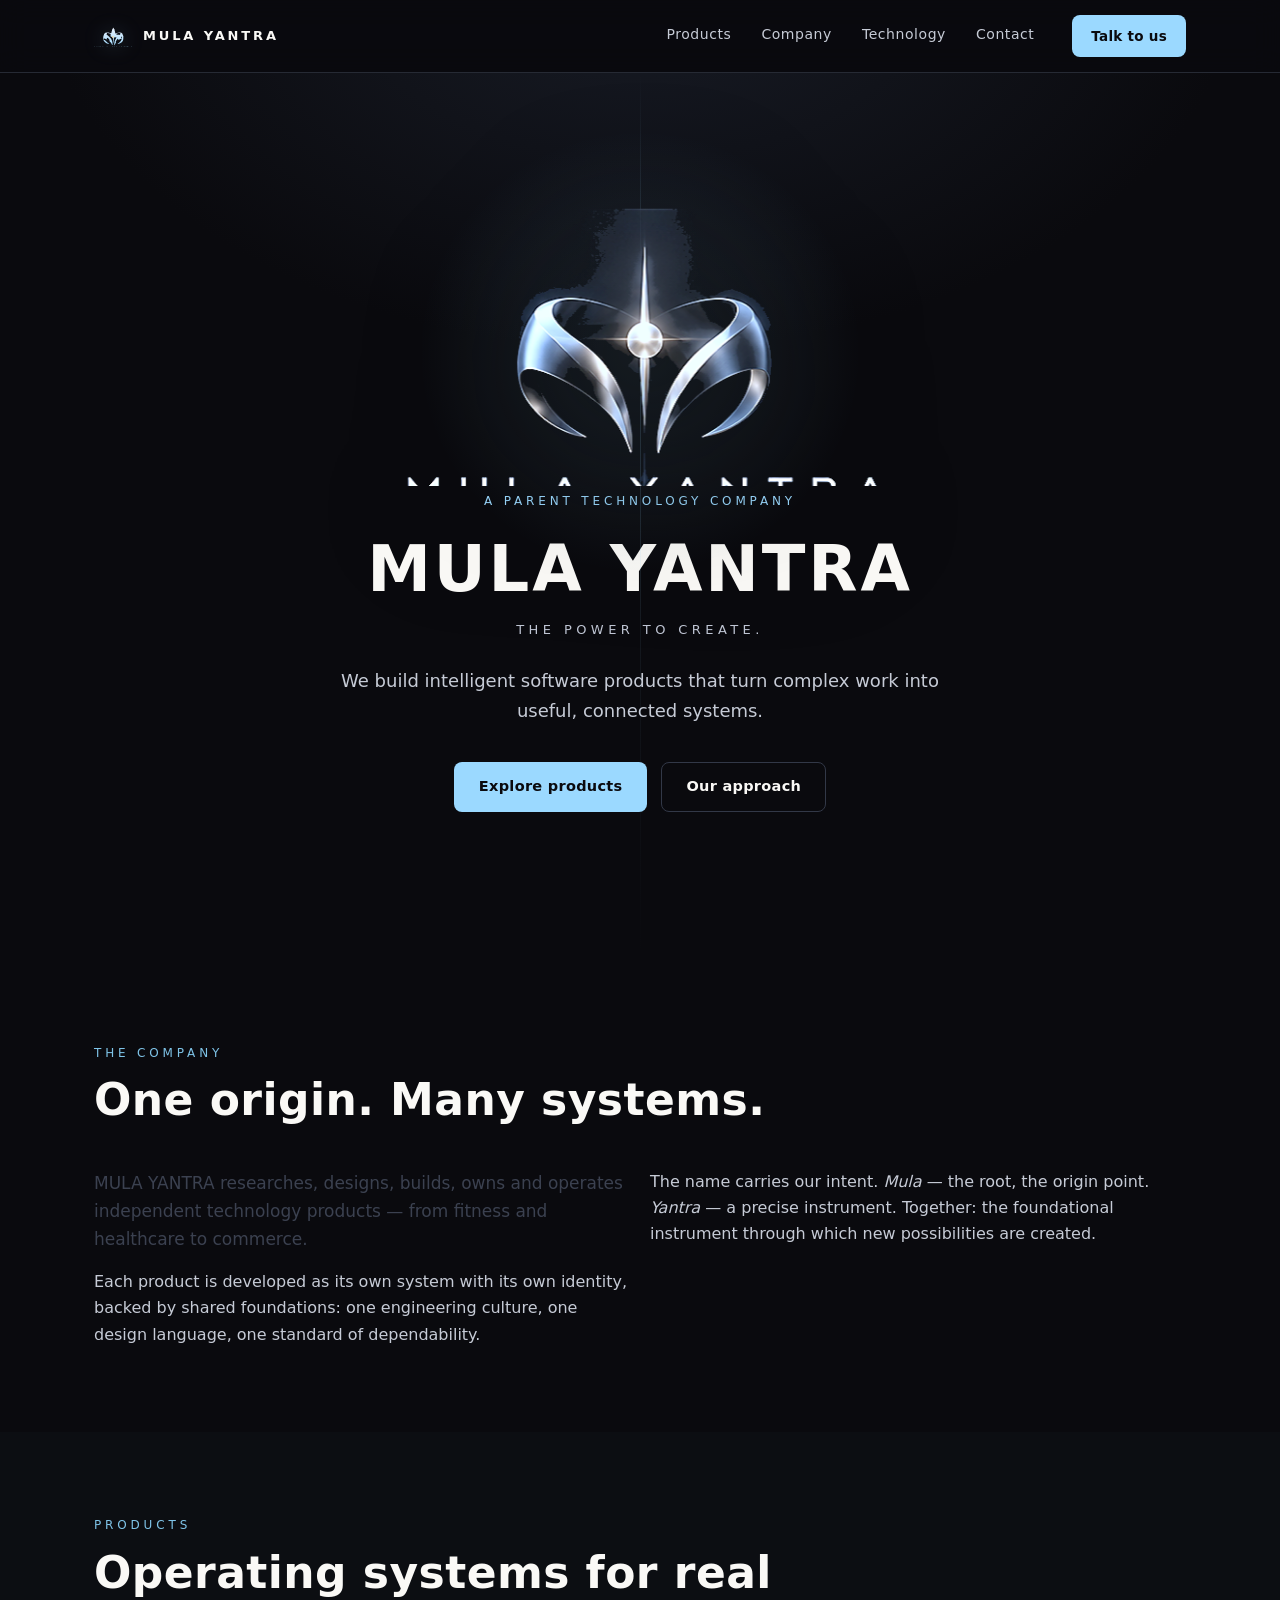
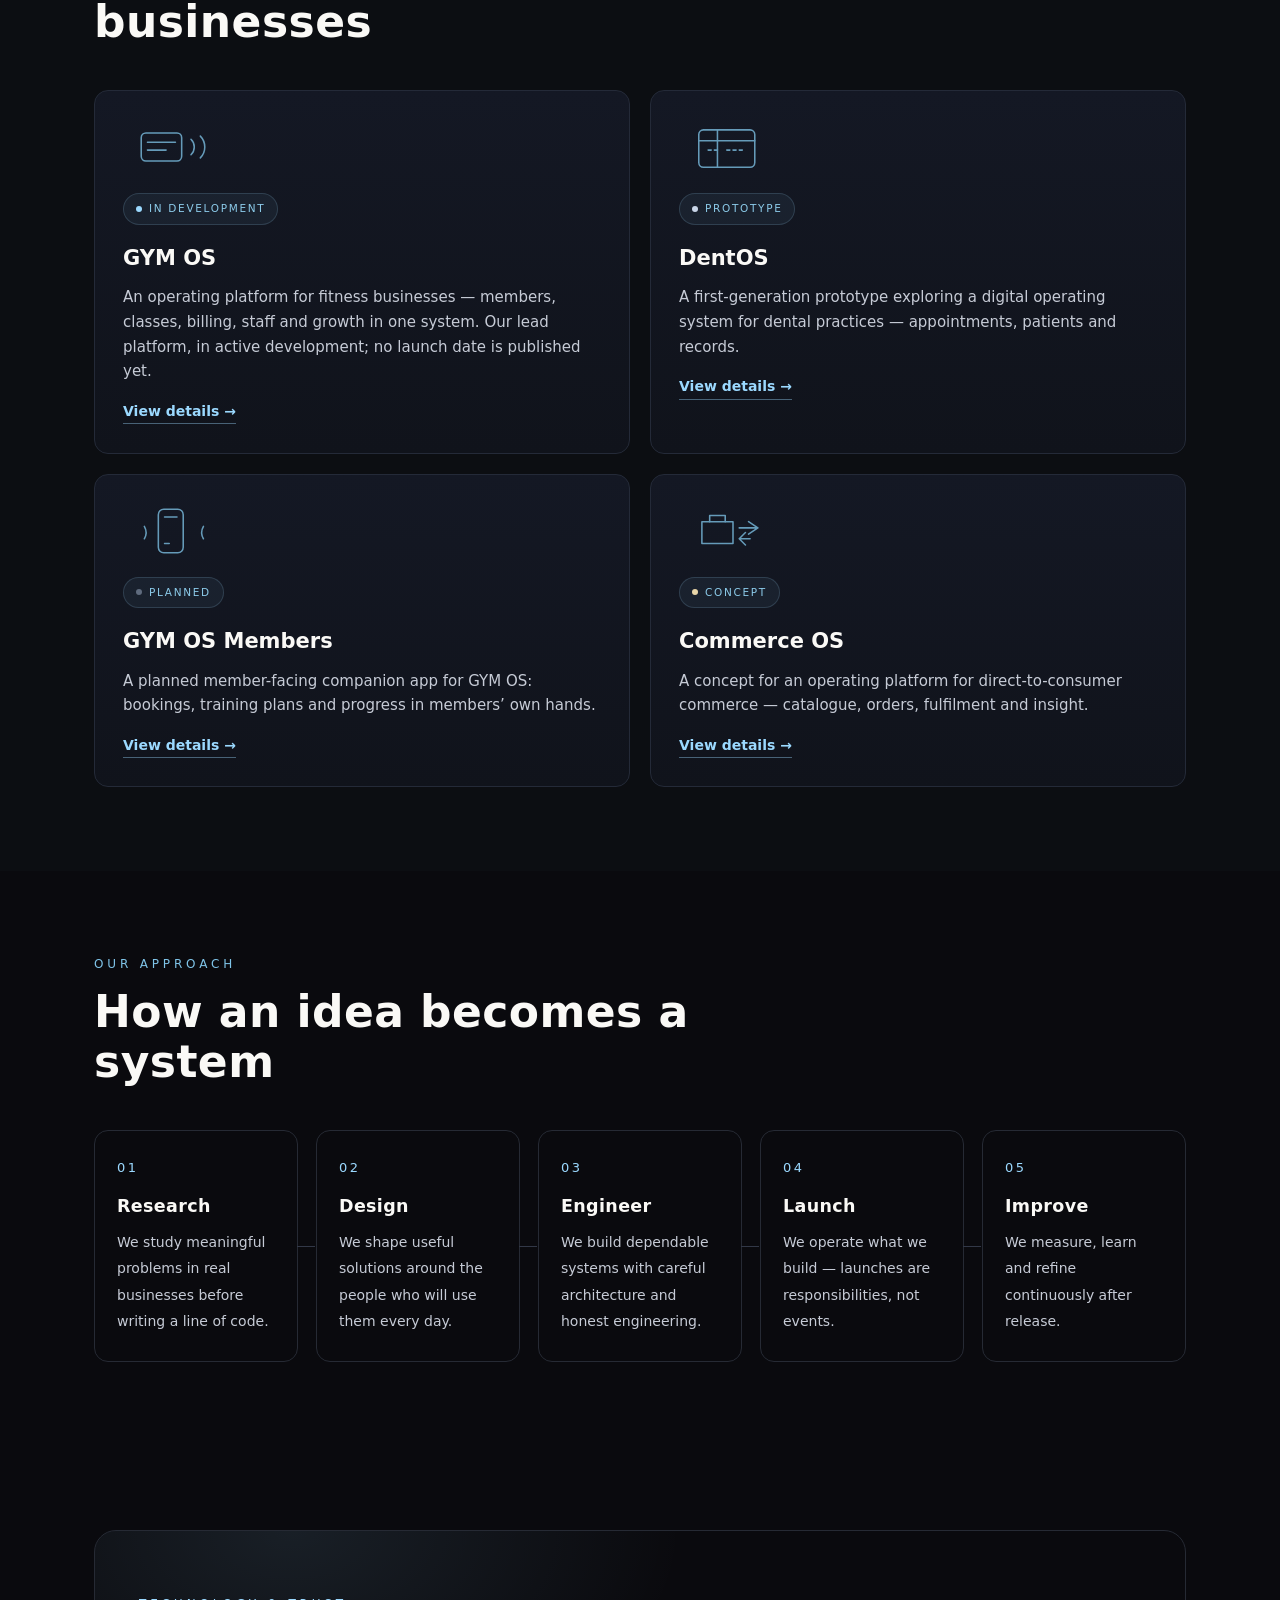
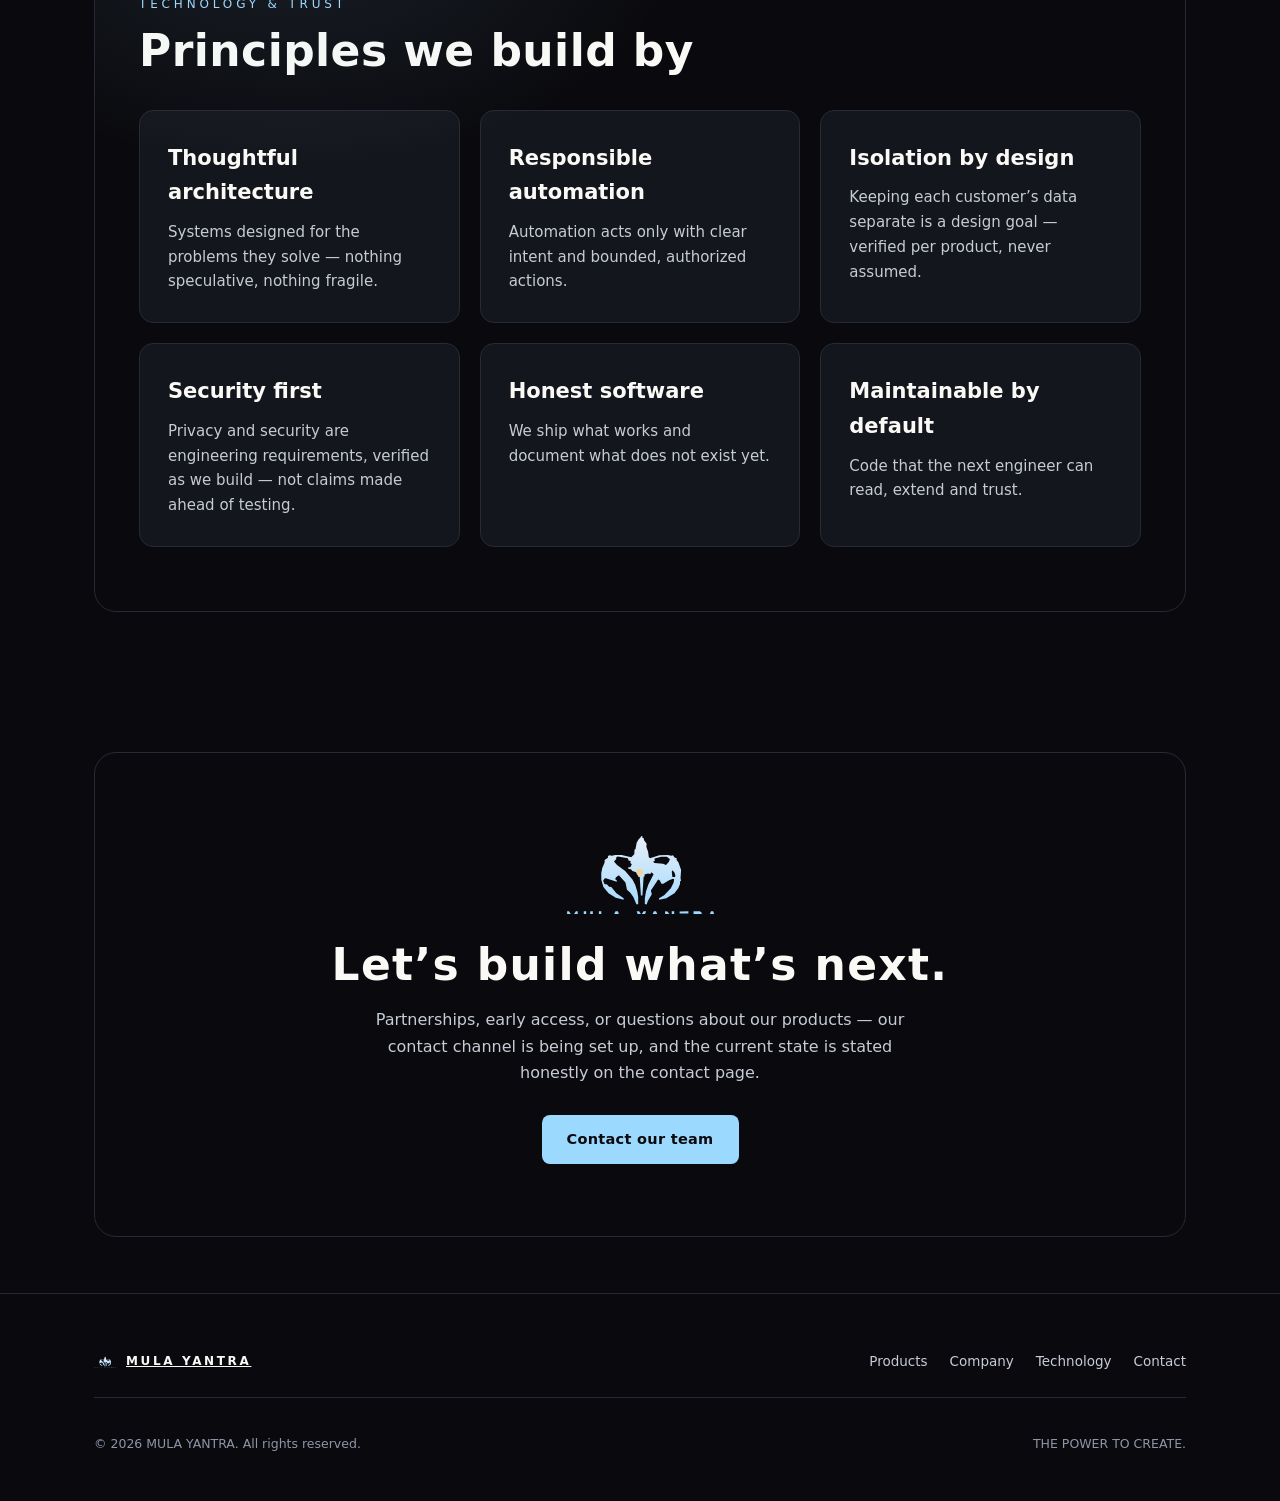
<file: index.html>
<!DOCTYPE html><html lang="en"><head><meta charset="utf-8"><meta name="viewport" content="width=device-width,initial-scale=1"><title>MULA YANTRA — The Power to Create</title><meta name="description" content="MULA YANTRA is a parent technology company that researches, builds, owns and operates independent intelligent software products."><link rel="canonical" href="https://somilsharma2000.github.io/mula-yantra-site/index.html"><meta property="og:type" content="website"><meta property="og:title" content="MULA YANTRA — The Power to Create"><meta property="og:description" content="MULA YANTRA is a parent technology company that researches, builds, owns and operates independent intelligent software products."><meta property="og:url" content="https://somilsharma2000.github.io/mula-yantra-site/index.html"><meta property="og:image" content="https://somilsharma2000.github.io/mula-yantra-site/hero-emblem.png"><meta name="twitter:card" content="summary"><meta property="og:site_name" content="MULA YANTRA"><link rel="icon" type="image/svg+xml" href="mark-small.svg"><link rel="preload" href="fonts/SpaceGrotesk.woff2" as="font" type="font/woff2" crossorigin><link rel="preload" href="fonts/Inter.woff2" as="font" type="font/woff2" crossorigin><link rel="stylesheet" href="styles.css"></head><body class=""><a class="skip" href="#main">Skip to content</a><header class="hd"><div class="wrap"><a class="brand" href="index.html"><svg viewBox="0 0 496 295" aria-hidden="true"><defs><linearGradient id="hmg" x1="0" y1="0" x2="0" y2="1"><stop offset="0" stop-color="#E8EEF8"/><stop offset="1" stop-color="#9BD9FF"/></linearGradient></defs><path d="M 251 37 L 251 40 L 243 48 L 237 59 L 233 80 L 230 81 L 229 97 L 219 107 L 187 99 L 166 99 L 155 102 L 146 100 L 142 103 L 142 108 L 131 116 L 131 124 L 123 143 L 120 159 L 120 181 L 127 205 L 144 226 L 168 241 L 194 247 L 194 242 L 170 226 L 153 205 L 146 204 L 138 196 L 131 196 L 126 184 L 131 177 L 135 176 L 171 188 L 171 183 L 166 179 L 168 174 L 178 166 L 200 190 L 205 214 L 216 224 L 226 238 L 236 262 L 242 262 L 242 238 L 239 220 L 232 198 L 223 180 L 199 152 L 172 132 L 162 121 L 169 113 L 170 106 L 175 104 L 208 110 L 210 117 L 217 119 L 216 126 L 221 130 L 216 140 L 209 140 L 209 145 L 218 146 L 223 152 L 235 156 L 241 162 L 241 170 L 247 172 L 251 233 L 256 233 L 260 171 L 263 170 L 263 164 L 274 160 L 282 162 L 286 156 L 293 163 L 276 196 L 268 219 L 264 242 L 264 261 L 270 263 L 274 251 L 287 229 L 284 217 L 308 180 L 313 183 L 319 194 L 325 194 L 344 183 L 357 178 L 361 179 L 359 191 L 350 209 L 328 232 L 311 242 L 311 247 L 335 242 L 362 226 L 375 208 L 380 196 L 381 185 L 384 184 L 382 176 L 384 149 L 375 123 L 369 116 L 369 109 L 363 108 L 357 100 L 351 102 L 340 99 L 312 100 L 281 110 L 277 106 L 275 89 L 269 72 L 270 62 L 261 50 L 261 45 L 256 42 L 256 37 Z M 347 113 L 343 122 L 334 132 L 324 128 L 296 126 L 291 121 L 297 119 L 296 111 L 318 105 L 337 105 Z M 379 286 L 379 293 L 408 293 L 408 285 Z M 425 285 L 425 294 L 452 294 L 452 290 L 446 285 Z M 355 150 L 362 157 L 365 167 L 364 172 L 355 172 L 353 155 Z M 163 294 L 178 294 L 175 285 L 167 285 Z M 290 294 L 305 294 L 301 285 L 294 285 Z M 479 294 L 493 294 L 490 285 L 483 285 Z M 331 285 L 331 294 L 345 294 L 339 286 Z M 268 285 L 260 285 L 254 294 L 265 294 Z M 237 285 L 240 294 L 251 294 L 245 285 Z M 7 285 L 7 294 L 19 294 L 13 285 Z M 42 285 L 36 285 L 30 294 L 42 294 Z M 84 285 L 83 294 L 92 294 L 92 285 Z M 353 285 L 353 294 L 361 294 L 361 285 Z M 112 285 L 112 294 L 120 294 L 120 285 Z M 62 285 L 62 294 L 70 294 L 70 285 Z " fill="url(#hmg)" fill-rule="evenodd"/><circle cx="247" cy="156" r="11" fill="#F2D399"/></svg><b>MULA&nbsp;YANTRA</b></a><button class="burger" aria-label="Menu" aria-expanded="false" aria-controls="sitenav"><svg width="22" height="14" viewBox="0 0 22 14" fill="none"><path d="M1 1h20M1 7h20M1 13h20" stroke="currentColor" stroke-width="2" stroke-linecap="round"/></svg></button><nav class="nav" id="sitenav" aria-label="Site"><a href="products.html">Products</a><a href="company.html">Company</a><a href="technology.html">Technology</a><a href="contact.html">Contact</a></nav><a class="btn primary cta" href="contact.html" style="padding:9px 18px;font-size:13.5px">Talk to us</a></div></header><main id="main"><section class="hero" aria-label="Introduction"><div class="wrap"><div class="emblem"><img src="hero-emblem.png" alt="MULA YANTRA emblem — a smooth metallic ribbon with a central origin point and vertical light axis" width="1066" height="725"><span class="sheen" aria-hidden="true"></span></div><p class="kicker ice reveal">A parent technology company</p><h1 class="reveal">MULA YANTRA</h1><p class="tagline reveal">THE POWER TO CREATE.</p><p class="lede reveal">We build intelligent software products that turn complex work into useful, connected systems.</p><div class="acts reveal"><a class="btn primary" href="products.html">Explore products</a><a class="btn ghost" href="#approach">Our approach</a></div></div></section><section><div class="wrap"><div class="shead reveal"><p class="kicker">The company</p><h2>One origin. Many systems.</h2></div><div class="grid2"><div class="reveal"><p style="margin:0 0 16px;color:#3B4150;font-size:17px">MULA YANTRA researches, designs, builds, owns and operates independent technology products — from fitness and healthcare to commerce.</p><p style="margin:0;color:var(--ink-2)">Each product is developed as its own system with its own identity, backed by shared foundations: one engineering culture, one design language, one standard of dependability.</p></div><div class="reveal"><p style="margin:0;color:var(--ink-2)">The name carries our intent. <em>Mula</em> — the root, the origin point. <em>Yantra</em> — a precise instrument. Together: the foundational instrument through which new possibilities are created.</p></div></div></div></section><section style="background:#0C0E12"><div class="wrap"><div class="shead reveal"><p class="kicker">Products</p><h2>Operating systems for real businesses</h2></div><div class="grid2"><div class="card reveal"><div class="pmotif" aria-hidden="true"><svg width="108" height="56" viewBox="0 0 108 72" fill="none" stroke="#7FC4E8" stroke-width="2" stroke-linecap="round" stroke-linejoin="round" opacity=".85"><rect x="8" y="18" width="52" height="36" rx="6"/><path d="M16 30h36M16 40h24M72 26a14 14 0 0 1 0 20M84 22a20 20 0 0 1 0 28"/></svg></div><span class="badge dev">In development</span><h3>GYM OS</h3><p>An operating platform for fitness businesses — members, classes, billing, staff and growth in one system. Our lead platform, in active development; no launch date is published yet.</p><a class="more" href="products.html#gymos">View details →</a></div><div class="card reveal"><div class="pmotif" aria-hidden="true"><svg width="108" height="56" viewBox="0 0 108 72" fill="none" stroke="#7FC4E8" stroke-width="2" stroke-linecap="round" stroke-linejoin="round" opacity=".85"><rect x="10" y="14" width="72" height="48" rx="6"/><path d="M10 28h72M34 14v48"/><path d="M22 40h4M30 40h4M46 40h4M54 40h4M62 40h4"/></svg></div><span class="badge proto">Prototype</span><h3>DentOS</h3><p>A first-generation prototype exploring a digital operating system for dental practices — appointments, patients and records.</p><a class="more" href="products.html#dentos">View details →</a></div><div class="card reveal"><div class="pmotif" aria-hidden="true"><svg width="108" height="56" viewBox="0 0 108 72" fill="none" stroke="#7FC4E8" stroke-width="2" stroke-linecap="round" stroke-linejoin="round" opacity=".85"><rect x="30" y="8" width="32" height="56" rx="7"/><path d="M38 18h16M38 52h6"/><path d="M12 30a16 16 0 0 1 0 16M88 30a16 16 0 0 0 0 16"/></svg></div><span class="badge plan">Planned</span><h3>GYM OS Members</h3><p>A planned member-facing companion app for GYM OS: bookings, training plans and progress in members’ own hands.</p><a class="more" href="products.html#gymos-members">View details →</a></div><div class="card reveal"><div class="pmotif" aria-hidden="true"><svg width="108" height="56" viewBox="0 0 108 72" fill="none" stroke="#7FC4E8" stroke-width="2" stroke-linecap="round" stroke-linejoin="round" opacity=".85"><path d="M14 24h40v28H14z"/><path d="M24 24v-8h20v8"/><path d="M62 32h24M74 24l12 8-12 8M62 46h14M70 54l-8-8 8-8"/></svg></div><span class="badge concept">Concept</span><h3>Commerce OS</h3><p>A concept for an operating platform for direct-to-consumer commerce — catalogue, orders, fulfilment and insight.</p><a class="more" href="products.html#commerce-os">View details →</a></div></div></div></section><section id="approach"><div class="wrap"><div class="shead reveal"><p class="kicker">Our approach</p><h2>How an idea becomes a system</h2></div><ol class="steps reveal"><li><b>Research</b><span>We study meaningful problems in real businesses before writing a line of code.</span></li><li><b>Design</b><span>We shape useful solutions around the people who will use them every day.</span></li><li><b>Engineer</b><span>We build dependable systems with careful architecture and honest engineering.</span></li><li><b>Launch</b><span>We operate what we build — launches are responsibilities, not events.</span></li><li><b>Improve</b><span>We measure, learn and refine continuously after release.</span></li></ol></div></section><section><div class="wrap"><div class="band" style="padding:64px 44px"><div class="shead reveal" style="margin-bottom:34px"><p class="kicker">Technology &amp; trust</p><h2 style="color:var(--ink)">Principles we build by</h2></div><div class="grid3 reveal"><div class="card"><h3>Thoughtful architecture</h3><p>Systems designed for the problems they solve — nothing speculative, nothing fragile.</p></div><div class="card"><h3>Responsible automation</h3><p>Automation acts only with clear intent and bounded, authorized actions.</p></div><div class="card"><h3>Isolation by design</h3><p>Keeping each customer’s data separate is a design goal — verified per product, never assumed.</p></div><div class="card"><h3>Security first</h3><p>Privacy and security are engineering requirements, verified as we build — not claims made ahead of testing.</p></div><div class="card"><h3>Honest software</h3><p>We ship what works and document what does not exist yet.</p></div><div class="card"><h3>Maintainable by default</h3><p>Code that the next engineer can read, extend and trust.</p></div></div></div></div></section><section class="tight"><div class="wrap"><div class="closing reveal"><div class="mark"><svg viewBox="0 0 496 295" aria-hidden="true"><defs><linearGradient id="hmg" x1="0" y1="0" x2="0" y2="1"><stop offset="0" stop-color="#E8EEF8"/><stop offset="1" stop-color="#9BD9FF"/></linearGradient></defs><path d="M 251 37 L 251 40 L 243 48 L 237 59 L 233 80 L 230 81 L 229 97 L 219 107 L 187 99 L 166 99 L 155 102 L 146 100 L 142 103 L 142 108 L 131 116 L 131 124 L 123 143 L 120 159 L 120 181 L 127 205 L 144 226 L 168 241 L 194 247 L 194 242 L 170 226 L 153 205 L 146 204 L 138 196 L 131 196 L 126 184 L 131 177 L 135 176 L 171 188 L 171 183 L 166 179 L 168 174 L 178 166 L 200 190 L 205 214 L 216 224 L 226 238 L 236 262 L 242 262 L 242 238 L 239 220 L 232 198 L 223 180 L 199 152 L 172 132 L 162 121 L 169 113 L 170 106 L 175 104 L 208 110 L 210 117 L 217 119 L 216 126 L 221 130 L 216 140 L 209 140 L 209 145 L 218 146 L 223 152 L 235 156 L 241 162 L 241 170 L 247 172 L 251 233 L 256 233 L 260 171 L 263 170 L 263 164 L 274 160 L 282 162 L 286 156 L 293 163 L 276 196 L 268 219 L 264 242 L 264 261 L 270 263 L 274 251 L 287 229 L 284 217 L 308 180 L 313 183 L 319 194 L 325 194 L 344 183 L 357 178 L 361 179 L 359 191 L 350 209 L 328 232 L 311 242 L 311 247 L 335 242 L 362 226 L 375 208 L 380 196 L 381 185 L 384 184 L 382 176 L 384 149 L 375 123 L 369 116 L 369 109 L 363 108 L 357 100 L 351 102 L 340 99 L 312 100 L 281 110 L 277 106 L 275 89 L 269 72 L 270 62 L 261 50 L 261 45 L 256 42 L 256 37 Z M 347 113 L 343 122 L 334 132 L 324 128 L 296 126 L 291 121 L 297 119 L 296 111 L 318 105 L 337 105 Z M 379 286 L 379 293 L 408 293 L 408 285 Z M 425 285 L 425 294 L 452 294 L 452 290 L 446 285 Z M 355 150 L 362 157 L 365 167 L 364 172 L 355 172 L 353 155 Z M 163 294 L 178 294 L 175 285 L 167 285 Z M 290 294 L 305 294 L 301 285 L 294 285 Z M 479 294 L 493 294 L 490 285 L 483 285 Z M 331 285 L 331 294 L 345 294 L 339 286 Z M 268 285 L 260 285 L 254 294 L 265 294 Z M 237 285 L 240 294 L 251 294 L 245 285 Z M 7 285 L 7 294 L 19 294 L 13 285 Z M 42 285 L 36 285 L 30 294 L 42 294 Z M 84 285 L 83 294 L 92 294 L 92 285 Z M 353 285 L 353 294 L 361 294 L 361 285 Z M 112 285 L 112 294 L 120 294 L 120 285 Z M 62 285 L 62 294 L 70 294 L 70 285 Z " fill="url(#hmg)" fill-rule="evenodd"/><circle cx="247" cy="156" r="11" fill="#F2D399"/></svg></div><h2>Let’s build what’s next.</h2><p>Partnerships, early access, or questions about our products — our contact channel is being set up, and the current state is stated honestly on the contact page.</p><a class="btn primary" href="contact.html">Contact our team</a></div></div></section></main><footer class="ft"><div class="wrap"><div class="top"><a class="fbrand" href="index.html"><svg viewBox="0 0 496 295" aria-hidden="true"><defs><linearGradient id="hmg" x1="0" y1="0" x2="0" y2="1"><stop offset="0" stop-color="#E8EEF8"/><stop offset="1" stop-color="#9BD9FF"/></linearGradient></defs><path d="M 251 37 L 251 40 L 243 48 L 237 59 L 233 80 L 230 81 L 229 97 L 219 107 L 187 99 L 166 99 L 155 102 L 146 100 L 142 103 L 142 108 L 131 116 L 131 124 L 123 143 L 120 159 L 120 181 L 127 205 L 144 226 L 168 241 L 194 247 L 194 242 L 170 226 L 153 205 L 146 204 L 138 196 L 131 196 L 126 184 L 131 177 L 135 176 L 171 188 L 171 183 L 166 179 L 168 174 L 178 166 L 200 190 L 205 214 L 216 224 L 226 238 L 236 262 L 242 262 L 242 238 L 239 220 L 232 198 L 223 180 L 199 152 L 172 132 L 162 121 L 169 113 L 170 106 L 175 104 L 208 110 L 210 117 L 217 119 L 216 126 L 221 130 L 216 140 L 209 140 L 209 145 L 218 146 L 223 152 L 235 156 L 241 162 L 241 170 L 247 172 L 251 233 L 256 233 L 260 171 L 263 170 L 263 164 L 274 160 L 282 162 L 286 156 L 293 163 L 276 196 L 268 219 L 264 242 L 264 261 L 270 263 L 274 251 L 287 229 L 284 217 L 308 180 L 313 183 L 319 194 L 325 194 L 344 183 L 357 178 L 361 179 L 359 191 L 350 209 L 328 232 L 311 242 L 311 247 L 335 242 L 362 226 L 375 208 L 380 196 L 381 185 L 384 184 L 382 176 L 384 149 L 375 123 L 369 116 L 369 109 L 363 108 L 357 100 L 351 102 L 340 99 L 312 100 L 281 110 L 277 106 L 275 89 L 269 72 L 270 62 L 261 50 L 261 45 L 256 42 L 256 37 Z M 347 113 L 343 122 L 334 132 L 324 128 L 296 126 L 291 121 L 297 119 L 296 111 L 318 105 L 337 105 Z M 379 286 L 379 293 L 408 293 L 408 285 Z M 425 285 L 425 294 L 452 294 L 452 290 L 446 285 Z M 355 150 L 362 157 L 365 167 L 364 172 L 355 172 L 353 155 Z M 163 294 L 178 294 L 175 285 L 167 285 Z M 290 294 L 305 294 L 301 285 L 294 285 Z M 479 294 L 493 294 L 490 285 L 483 285 Z M 331 285 L 331 294 L 345 294 L 339 286 Z M 268 285 L 260 285 L 254 294 L 265 294 Z M 237 285 L 240 294 L 251 294 L 245 285 Z M 7 285 L 7 294 L 19 294 L 13 285 Z M 42 285 L 36 285 L 30 294 L 42 294 Z M 84 285 L 83 294 L 92 294 L 92 285 Z M 353 285 L 353 294 L 361 294 L 361 285 Z M 112 285 L 112 294 L 120 294 L 120 285 Z M 62 285 L 62 294 L 70 294 L 70 285 Z " fill="url(#hmg)" fill-rule="evenodd"/><circle cx="247" cy="156" r="11" fill="#F2D399"/></svg><b>MULA&nbsp;YANTRA</b></a><nav aria-label="Footer"><a href="products.html">Products</a><a href="company.html">Company</a><a href="technology.html">Technology</a><a href="contact.html">Contact</a></nav></div><hr><div class="fine"><p>&copy; <span data-year>2026</span> MULA YANTRA. All rights reserved.</p><p>THE POWER TO CREATE.</p></div></div></footer><script src="app.js" defer></script></body></html>
</file>
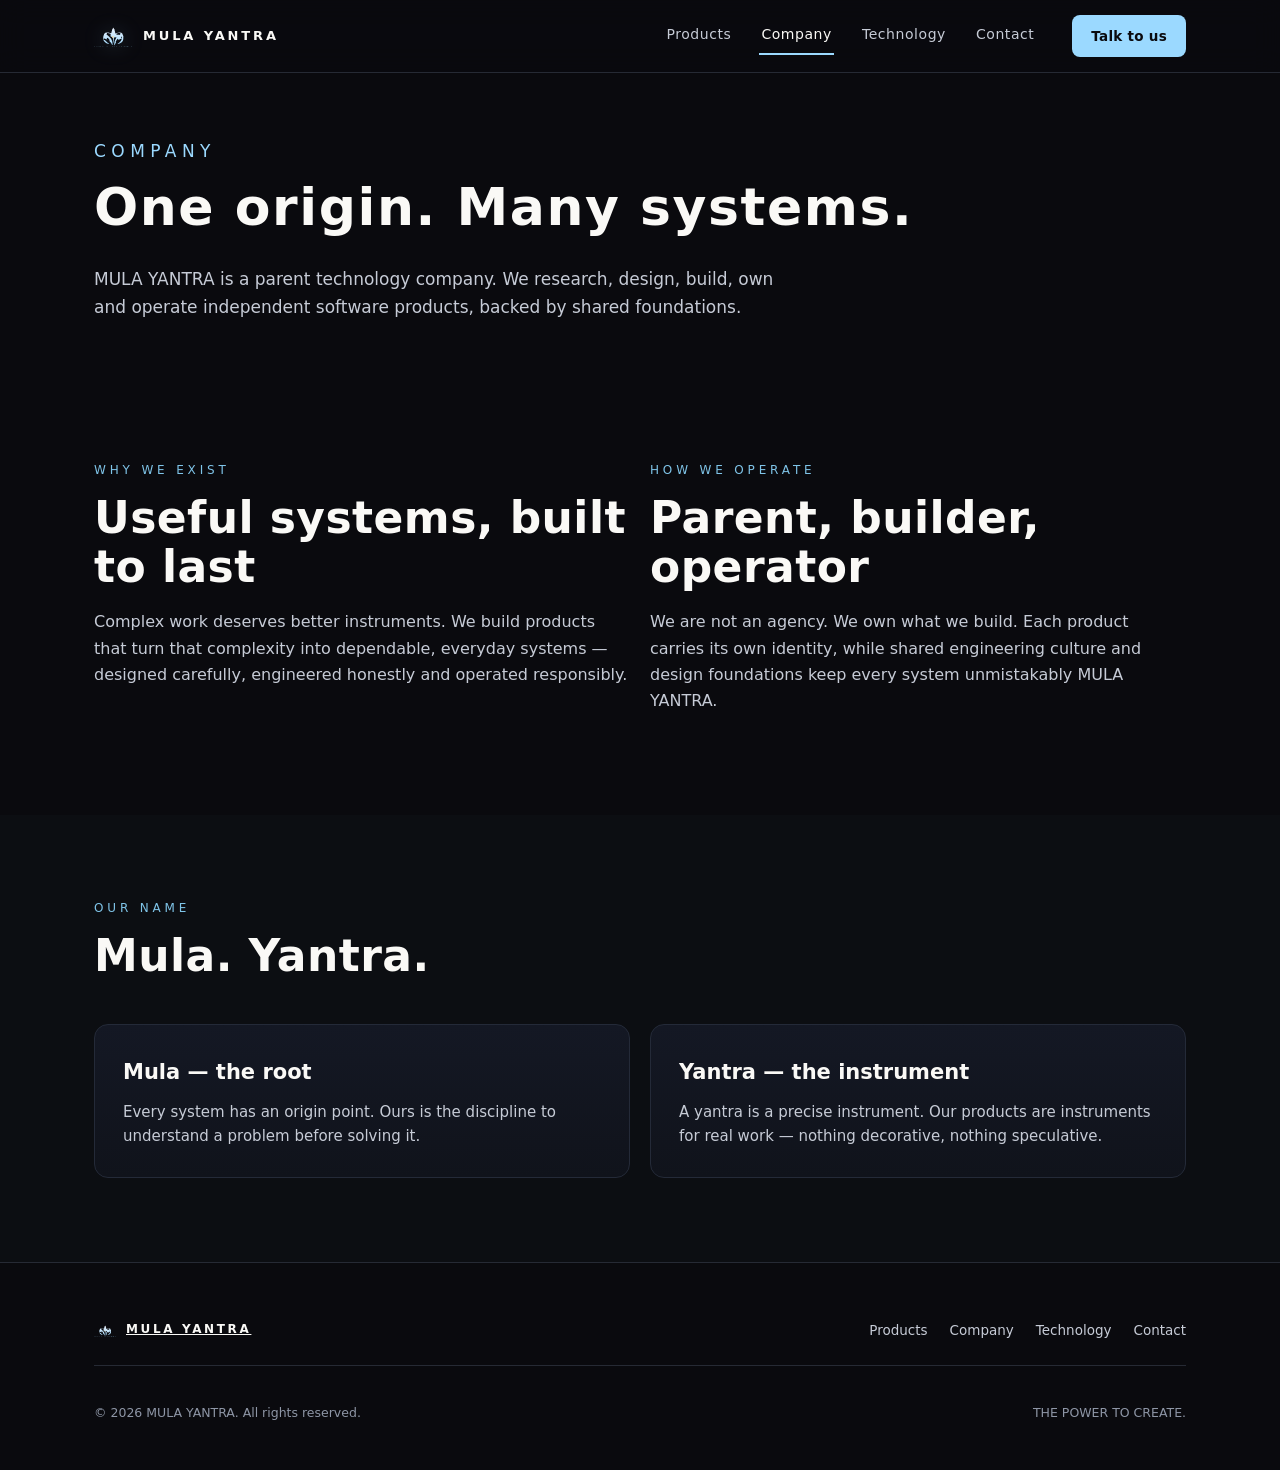
<file: company.html>
<!DOCTYPE html><html lang="en"><head><meta charset="utf-8"><meta name="viewport" content="width=device-width,initial-scale=1"><title>Company — MULA YANTRA</title><meta name="description" content="MULA YANTRA is an Indian-origin technology company with global ambitions — one origin, many systems."><link rel="canonical" href="https://somilsharma2000.github.io/mula-yantra-site/company.html"><meta property="og:type" content="website"><meta property="og:title" content="Company — MULA YANTRA"><meta property="og:description" content="MULA YANTRA is an Indian-origin technology company with global ambitions — one origin, many systems."><meta property="og:url" content="https://somilsharma2000.github.io/mula-yantra-site/company.html"><meta property="og:image" content="https://somilsharma2000.github.io/mula-yantra-site/hero-emblem.png"><meta name="twitter:card" content="summary"><meta property="og:site_name" content="MULA YANTRA"><link rel="icon" type="image/svg+xml" href="mark-small.svg"><link rel="preload" href="fonts/SpaceGrotesk.woff2" as="font" type="font/woff2" crossorigin><link rel="preload" href="fonts/Inter.woff2" as="font" type="font/woff2" crossorigin><link rel="stylesheet" href="styles.css"></head><body class=""><a class="skip" href="#main">Skip to content</a><header class="hd"><div class="wrap"><a class="brand" href="index.html"><svg viewBox="0 0 496 295" aria-hidden="true"><defs><linearGradient id="hmg" x1="0" y1="0" x2="0" y2="1"><stop offset="0" stop-color="#E8EEF8"/><stop offset="1" stop-color="#9BD9FF"/></linearGradient></defs><path d="M 251 37 L 251 40 L 243 48 L 237 59 L 233 80 L 230 81 L 229 97 L 219 107 L 187 99 L 166 99 L 155 102 L 146 100 L 142 103 L 142 108 L 131 116 L 131 124 L 123 143 L 120 159 L 120 181 L 127 205 L 144 226 L 168 241 L 194 247 L 194 242 L 170 226 L 153 205 L 146 204 L 138 196 L 131 196 L 126 184 L 131 177 L 135 176 L 171 188 L 171 183 L 166 179 L 168 174 L 178 166 L 200 190 L 205 214 L 216 224 L 226 238 L 236 262 L 242 262 L 242 238 L 239 220 L 232 198 L 223 180 L 199 152 L 172 132 L 162 121 L 169 113 L 170 106 L 175 104 L 208 110 L 210 117 L 217 119 L 216 126 L 221 130 L 216 140 L 209 140 L 209 145 L 218 146 L 223 152 L 235 156 L 241 162 L 241 170 L 247 172 L 251 233 L 256 233 L 260 171 L 263 170 L 263 164 L 274 160 L 282 162 L 286 156 L 293 163 L 276 196 L 268 219 L 264 242 L 264 261 L 270 263 L 274 251 L 287 229 L 284 217 L 308 180 L 313 183 L 319 194 L 325 194 L 344 183 L 357 178 L 361 179 L 359 191 L 350 209 L 328 232 L 311 242 L 311 247 L 335 242 L 362 226 L 375 208 L 380 196 L 381 185 L 384 184 L 382 176 L 384 149 L 375 123 L 369 116 L 369 109 L 363 108 L 357 100 L 351 102 L 340 99 L 312 100 L 281 110 L 277 106 L 275 89 L 269 72 L 270 62 L 261 50 L 261 45 L 256 42 L 256 37 Z M 347 113 L 343 122 L 334 132 L 324 128 L 296 126 L 291 121 L 297 119 L 296 111 L 318 105 L 337 105 Z M 379 286 L 379 293 L 408 293 L 408 285 Z M 425 285 L 425 294 L 452 294 L 452 290 L 446 285 Z M 355 150 L 362 157 L 365 167 L 364 172 L 355 172 L 353 155 Z M 163 294 L 178 294 L 175 285 L 167 285 Z M 290 294 L 305 294 L 301 285 L 294 285 Z M 479 294 L 493 294 L 490 285 L 483 285 Z M 331 285 L 331 294 L 345 294 L 339 286 Z M 268 285 L 260 285 L 254 294 L 265 294 Z M 237 285 L 240 294 L 251 294 L 245 285 Z M 7 285 L 7 294 L 19 294 L 13 285 Z M 42 285 L 36 285 L 30 294 L 42 294 Z M 84 285 L 83 294 L 92 294 L 92 285 Z M 353 285 L 353 294 L 361 294 L 361 285 Z M 112 285 L 112 294 L 120 294 L 120 285 Z M 62 285 L 62 294 L 70 294 L 70 285 Z " fill="url(#hmg)" fill-rule="evenodd"/><circle cx="247" cy="156" r="11" fill="#F2D399"/></svg><b>MULA&nbsp;YANTRA</b></a><button class="burger" aria-label="Menu" aria-expanded="false" aria-controls="sitenav"><svg width="22" height="14" viewBox="0 0 22 14" fill="none"><path d="M1 1h20M1 7h20M1 13h20" stroke="currentColor" stroke-width="2" stroke-linecap="round"/></svg></button><nav class="nav" id="sitenav" aria-label="Site"><a href="products.html">Products</a><a href="company.html" aria-current="page">Company</a><a href="technology.html">Technology</a><a href="contact.html">Contact</a></nav><a class="btn primary cta" href="contact.html" style="padding:9px 18px;font-size:13.5px">Talk to us</a></div></header><main id="main"><section class="lite"><div class="wrap"><p class="kicker">Company</p><h1>One origin. Many systems.</h1><p>MULA YANTRA is a parent technology company. We research, design, build, own and operate independent software products, backed by shared foundations.</p></div></section><section><div class="wrap"><div class="grid2"><div class="reveal"><p class="kicker">Why we exist</p><h2>Useful systems, built to last</h2><p style="color:var(--ink-2)">Complex work deserves better instruments. We build products that turn that complexity into dependable, everyday systems — designed carefully, engineered honestly and operated responsibly.</p></div><div class="reveal"><p class="kicker">How we operate</p><h2>Parent, builder, operator</h2><p style="color:var(--ink-2)">We are not an agency. We own what we build. Each product carries its own identity, while shared engineering culture and design foundations keep every system unmistakably MULA YANTRA.</p></div></div></div></section><section style="background:#0C0E12"><div class="wrap"><div class="shead reveal"><p class="kicker">Our name</p><h2>Mula. Yantra.</h2></div><div class="grid2"><div class="reveal card"><h3>Mula — the root</h3><p>Every system has an origin point. Ours is the discipline to understand a problem before solving it.</p></div><div class="reveal card"><h3>Yantra — the instrument</h3><p>A yantra is a precise instrument. Our products are instruments for real work — nothing decorative, nothing speculative.</p></div></div></div></section></main><footer class="ft"><div class="wrap"><div class="top"><a class="fbrand" href="index.html"><svg viewBox="0 0 496 295" aria-hidden="true"><defs><linearGradient id="hmg" x1="0" y1="0" x2="0" y2="1"><stop offset="0" stop-color="#E8EEF8"/><stop offset="1" stop-color="#9BD9FF"/></linearGradient></defs><path d="M 251 37 L 251 40 L 243 48 L 237 59 L 233 80 L 230 81 L 229 97 L 219 107 L 187 99 L 166 99 L 155 102 L 146 100 L 142 103 L 142 108 L 131 116 L 131 124 L 123 143 L 120 159 L 120 181 L 127 205 L 144 226 L 168 241 L 194 247 L 194 242 L 170 226 L 153 205 L 146 204 L 138 196 L 131 196 L 126 184 L 131 177 L 135 176 L 171 188 L 171 183 L 166 179 L 168 174 L 178 166 L 200 190 L 205 214 L 216 224 L 226 238 L 236 262 L 242 262 L 242 238 L 239 220 L 232 198 L 223 180 L 199 152 L 172 132 L 162 121 L 169 113 L 170 106 L 175 104 L 208 110 L 210 117 L 217 119 L 216 126 L 221 130 L 216 140 L 209 140 L 209 145 L 218 146 L 223 152 L 235 156 L 241 162 L 241 170 L 247 172 L 251 233 L 256 233 L 260 171 L 263 170 L 263 164 L 274 160 L 282 162 L 286 156 L 293 163 L 276 196 L 268 219 L 264 242 L 264 261 L 270 263 L 274 251 L 287 229 L 284 217 L 308 180 L 313 183 L 319 194 L 325 194 L 344 183 L 357 178 L 361 179 L 359 191 L 350 209 L 328 232 L 311 242 L 311 247 L 335 242 L 362 226 L 375 208 L 380 196 L 381 185 L 384 184 L 382 176 L 384 149 L 375 123 L 369 116 L 369 109 L 363 108 L 357 100 L 351 102 L 340 99 L 312 100 L 281 110 L 277 106 L 275 89 L 269 72 L 270 62 L 261 50 L 261 45 L 256 42 L 256 37 Z M 347 113 L 343 122 L 334 132 L 324 128 L 296 126 L 291 121 L 297 119 L 296 111 L 318 105 L 337 105 Z M 379 286 L 379 293 L 408 293 L 408 285 Z M 425 285 L 425 294 L 452 294 L 452 290 L 446 285 Z M 355 150 L 362 157 L 365 167 L 364 172 L 355 172 L 353 155 Z M 163 294 L 178 294 L 175 285 L 167 285 Z M 290 294 L 305 294 L 301 285 L 294 285 Z M 479 294 L 493 294 L 490 285 L 483 285 Z M 331 285 L 331 294 L 345 294 L 339 286 Z M 268 285 L 260 285 L 254 294 L 265 294 Z M 237 285 L 240 294 L 251 294 L 245 285 Z M 7 285 L 7 294 L 19 294 L 13 285 Z M 42 285 L 36 285 L 30 294 L 42 294 Z M 84 285 L 83 294 L 92 294 L 92 285 Z M 353 285 L 353 294 L 361 294 L 361 285 Z M 112 285 L 112 294 L 120 294 L 120 285 Z M 62 285 L 62 294 L 70 294 L 70 285 Z " fill="url(#hmg)" fill-rule="evenodd"/><circle cx="247" cy="156" r="11" fill="#F2D399"/></svg><b>MULA&nbsp;YANTRA</b></a><nav aria-label="Footer"><a href="products.html">Products</a><a href="company.html">Company</a><a href="technology.html">Technology</a><a href="contact.html">Contact</a></nav></div><hr><div class="fine"><p>&copy; <span data-year>2026</span> MULA YANTRA. All rights reserved.</p><p>THE POWER TO CREATE.</p></div></div></footer><script src="app.js" defer></script></body></html>
</file>
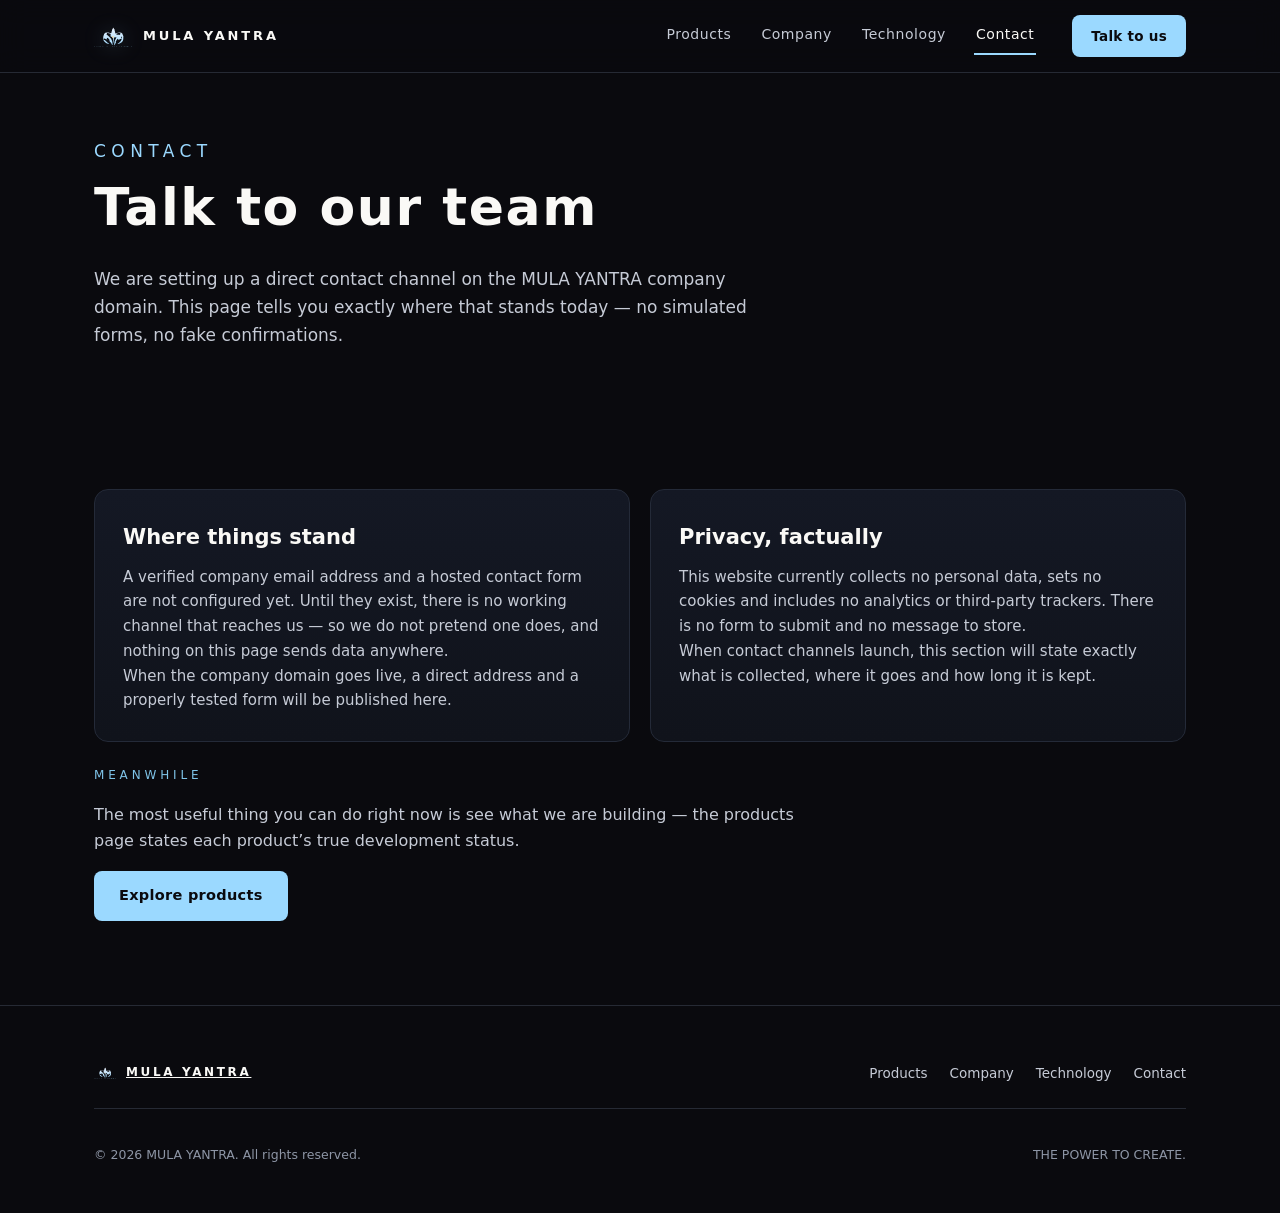
<file: contact.html>
<!DOCTYPE html><html lang="en"><head><meta charset="utf-8"><meta name="viewport" content="width=device-width,initial-scale=1"><title>Contact — MULA YANTRA</title><meta name="description" content="How to reach the MULA YANTRA team. The state of our contact channels, told honestly."><link rel="canonical" href="https://somilsharma2000.github.io/mula-yantra-site/contact.html"><meta property="og:type" content="website"><meta property="og:title" content="Contact — MULA YANTRA"><meta property="og:description" content="How to reach the MULA YANTRA team. The state of our contact channels, told honestly."><meta property="og:url" content="https://somilsharma2000.github.io/mula-yantra-site/contact.html"><meta property="og:image" content="https://somilsharma2000.github.io/mula-yantra-site/hero-emblem.png"><meta name="twitter:card" content="summary"><meta property="og:site_name" content="MULA YANTRA"><link rel="icon" type="image/svg+xml" href="mark-small.svg"><link rel="preload" href="fonts/SpaceGrotesk.woff2" as="font" type="font/woff2" crossorigin><link rel="preload" href="fonts/Inter.woff2" as="font" type="font/woff2" crossorigin><link rel="stylesheet" href="styles.css"></head><body class=""><a class="skip" href="#main">Skip to content</a><header class="hd"><div class="wrap"><a class="brand" href="index.html"><svg viewBox="0 0 496 295" aria-hidden="true"><defs><linearGradient id="hmg" x1="0" y1="0" x2="0" y2="1"><stop offset="0" stop-color="#E8EEF8"/><stop offset="1" stop-color="#9BD9FF"/></linearGradient></defs><path d="M 251 37 L 251 40 L 243 48 L 237 59 L 233 80 L 230 81 L 229 97 L 219 107 L 187 99 L 166 99 L 155 102 L 146 100 L 142 103 L 142 108 L 131 116 L 131 124 L 123 143 L 120 159 L 120 181 L 127 205 L 144 226 L 168 241 L 194 247 L 194 242 L 170 226 L 153 205 L 146 204 L 138 196 L 131 196 L 126 184 L 131 177 L 135 176 L 171 188 L 171 183 L 166 179 L 168 174 L 178 166 L 200 190 L 205 214 L 216 224 L 226 238 L 236 262 L 242 262 L 242 238 L 239 220 L 232 198 L 223 180 L 199 152 L 172 132 L 162 121 L 169 113 L 170 106 L 175 104 L 208 110 L 210 117 L 217 119 L 216 126 L 221 130 L 216 140 L 209 140 L 209 145 L 218 146 L 223 152 L 235 156 L 241 162 L 241 170 L 247 172 L 251 233 L 256 233 L 260 171 L 263 170 L 263 164 L 274 160 L 282 162 L 286 156 L 293 163 L 276 196 L 268 219 L 264 242 L 264 261 L 270 263 L 274 251 L 287 229 L 284 217 L 308 180 L 313 183 L 319 194 L 325 194 L 344 183 L 357 178 L 361 179 L 359 191 L 350 209 L 328 232 L 311 242 L 311 247 L 335 242 L 362 226 L 375 208 L 380 196 L 381 185 L 384 184 L 382 176 L 384 149 L 375 123 L 369 116 L 369 109 L 363 108 L 357 100 L 351 102 L 340 99 L 312 100 L 281 110 L 277 106 L 275 89 L 269 72 L 270 62 L 261 50 L 261 45 L 256 42 L 256 37 Z M 347 113 L 343 122 L 334 132 L 324 128 L 296 126 L 291 121 L 297 119 L 296 111 L 318 105 L 337 105 Z M 379 286 L 379 293 L 408 293 L 408 285 Z M 425 285 L 425 294 L 452 294 L 452 290 L 446 285 Z M 355 150 L 362 157 L 365 167 L 364 172 L 355 172 L 353 155 Z M 163 294 L 178 294 L 175 285 L 167 285 Z M 290 294 L 305 294 L 301 285 L 294 285 Z M 479 294 L 493 294 L 490 285 L 483 285 Z M 331 285 L 331 294 L 345 294 L 339 286 Z M 268 285 L 260 285 L 254 294 L 265 294 Z M 237 285 L 240 294 L 251 294 L 245 285 Z M 7 285 L 7 294 L 19 294 L 13 285 Z M 42 285 L 36 285 L 30 294 L 42 294 Z M 84 285 L 83 294 L 92 294 L 92 285 Z M 353 285 L 353 294 L 361 294 L 361 285 Z M 112 285 L 112 294 L 120 294 L 120 285 Z M 62 285 L 62 294 L 70 294 L 70 285 Z " fill="url(#hmg)" fill-rule="evenodd"/><circle cx="247" cy="156" r="11" fill="#F2D399"/></svg><b>MULA&nbsp;YANTRA</b></a><button class="burger" aria-label="Menu" aria-expanded="false" aria-controls="sitenav"><svg width="22" height="14" viewBox="0 0 22 14" fill="none"><path d="M1 1h20M1 7h20M1 13h20" stroke="currentColor" stroke-width="2" stroke-linecap="round"/></svg></button><nav class="nav" id="sitenav" aria-label="Site"><a href="products.html">Products</a><a href="company.html">Company</a><a href="technology.html">Technology</a><a href="contact.html" aria-current="page">Contact</a></nav><a class="btn primary cta" href="contact.html" style="padding:9px 18px;font-size:13.5px">Talk to us</a></div></header><main id="main"><section class="lite"><div class="wrap"><p class="kicker">Contact</p><h1>Talk to our team</h1><p>We are setting up a direct contact channel on the MULA YANTRA company domain. This page tells you exactly where that stands today — no simulated forms, no fake confirmations.</p></div></section><section><div class="wrap"><div class="grid2"><div class="reveal card"><h3>Where things stand</h3><p>A verified company email address and a hosted contact form are not configured yet. Until they exist, there is no working channel that reaches us — so we do not pretend one does, and nothing on this page sends data anywhere.</p><p>When the company domain goes live, a direct address and a properly tested form will be published here.</p></div><div class="reveal card"><h3>Privacy, factually</h3><p>This website currently collects no personal data, sets no cookies and includes no analytics or third-party trackers. There is no form to submit and no message to store.</p><p>When contact channels launch, this section will state exactly what is collected, where it goes and how long it is kept.</p></div></div><div class="reveal" style="margin-top:24px"><p class="kicker">Meanwhile</p><p style="color:var(--ink-2);max-width:70ch">The most useful thing you can do right now is see what we are building — the products page states each product’s true development status.</p><p style="margin:14px 0 0"><a class="btn primary" href="products.html">Explore products</a></p></div></div></section></main><footer class="ft"><div class="wrap"><div class="top"><a class="fbrand" href="index.html"><svg viewBox="0 0 496 295" aria-hidden="true"><defs><linearGradient id="hmg" x1="0" y1="0" x2="0" y2="1"><stop offset="0" stop-color="#E8EEF8"/><stop offset="1" stop-color="#9BD9FF"/></linearGradient></defs><path d="M 251 37 L 251 40 L 243 48 L 237 59 L 233 80 L 230 81 L 229 97 L 219 107 L 187 99 L 166 99 L 155 102 L 146 100 L 142 103 L 142 108 L 131 116 L 131 124 L 123 143 L 120 159 L 120 181 L 127 205 L 144 226 L 168 241 L 194 247 L 194 242 L 170 226 L 153 205 L 146 204 L 138 196 L 131 196 L 126 184 L 131 177 L 135 176 L 171 188 L 171 183 L 166 179 L 168 174 L 178 166 L 200 190 L 205 214 L 216 224 L 226 238 L 236 262 L 242 262 L 242 238 L 239 220 L 232 198 L 223 180 L 199 152 L 172 132 L 162 121 L 169 113 L 170 106 L 175 104 L 208 110 L 210 117 L 217 119 L 216 126 L 221 130 L 216 140 L 209 140 L 209 145 L 218 146 L 223 152 L 235 156 L 241 162 L 241 170 L 247 172 L 251 233 L 256 233 L 260 171 L 263 170 L 263 164 L 274 160 L 282 162 L 286 156 L 293 163 L 276 196 L 268 219 L 264 242 L 264 261 L 270 263 L 274 251 L 287 229 L 284 217 L 308 180 L 313 183 L 319 194 L 325 194 L 344 183 L 357 178 L 361 179 L 359 191 L 350 209 L 328 232 L 311 242 L 311 247 L 335 242 L 362 226 L 375 208 L 380 196 L 381 185 L 384 184 L 382 176 L 384 149 L 375 123 L 369 116 L 369 109 L 363 108 L 357 100 L 351 102 L 340 99 L 312 100 L 281 110 L 277 106 L 275 89 L 269 72 L 270 62 L 261 50 L 261 45 L 256 42 L 256 37 Z M 347 113 L 343 122 L 334 132 L 324 128 L 296 126 L 291 121 L 297 119 L 296 111 L 318 105 L 337 105 Z M 379 286 L 379 293 L 408 293 L 408 285 Z M 425 285 L 425 294 L 452 294 L 452 290 L 446 285 Z M 355 150 L 362 157 L 365 167 L 364 172 L 355 172 L 353 155 Z M 163 294 L 178 294 L 175 285 L 167 285 Z M 290 294 L 305 294 L 301 285 L 294 285 Z M 479 294 L 493 294 L 490 285 L 483 285 Z M 331 285 L 331 294 L 345 294 L 339 286 Z M 268 285 L 260 285 L 254 294 L 265 294 Z M 237 285 L 240 294 L 251 294 L 245 285 Z M 7 285 L 7 294 L 19 294 L 13 285 Z M 42 285 L 36 285 L 30 294 L 42 294 Z M 84 285 L 83 294 L 92 294 L 92 285 Z M 353 285 L 353 294 L 361 294 L 361 285 Z M 112 285 L 112 294 L 120 294 L 120 285 Z M 62 285 L 62 294 L 70 294 L 70 285 Z " fill="url(#hmg)" fill-rule="evenodd"/><circle cx="247" cy="156" r="11" fill="#F2D399"/></svg><b>MULA&nbsp;YANTRA</b></a><nav aria-label="Footer"><a href="products.html">Products</a><a href="company.html">Company</a><a href="technology.html">Technology</a><a href="contact.html">Contact</a></nav></div><hr><div class="fine"><p>&copy; <span data-year>2026</span> MULA YANTRA. All rights reserved.</p><p>THE POWER TO CREATE.</p></div></div></footer><script src="app.js" defer></script></body></html>
</file>
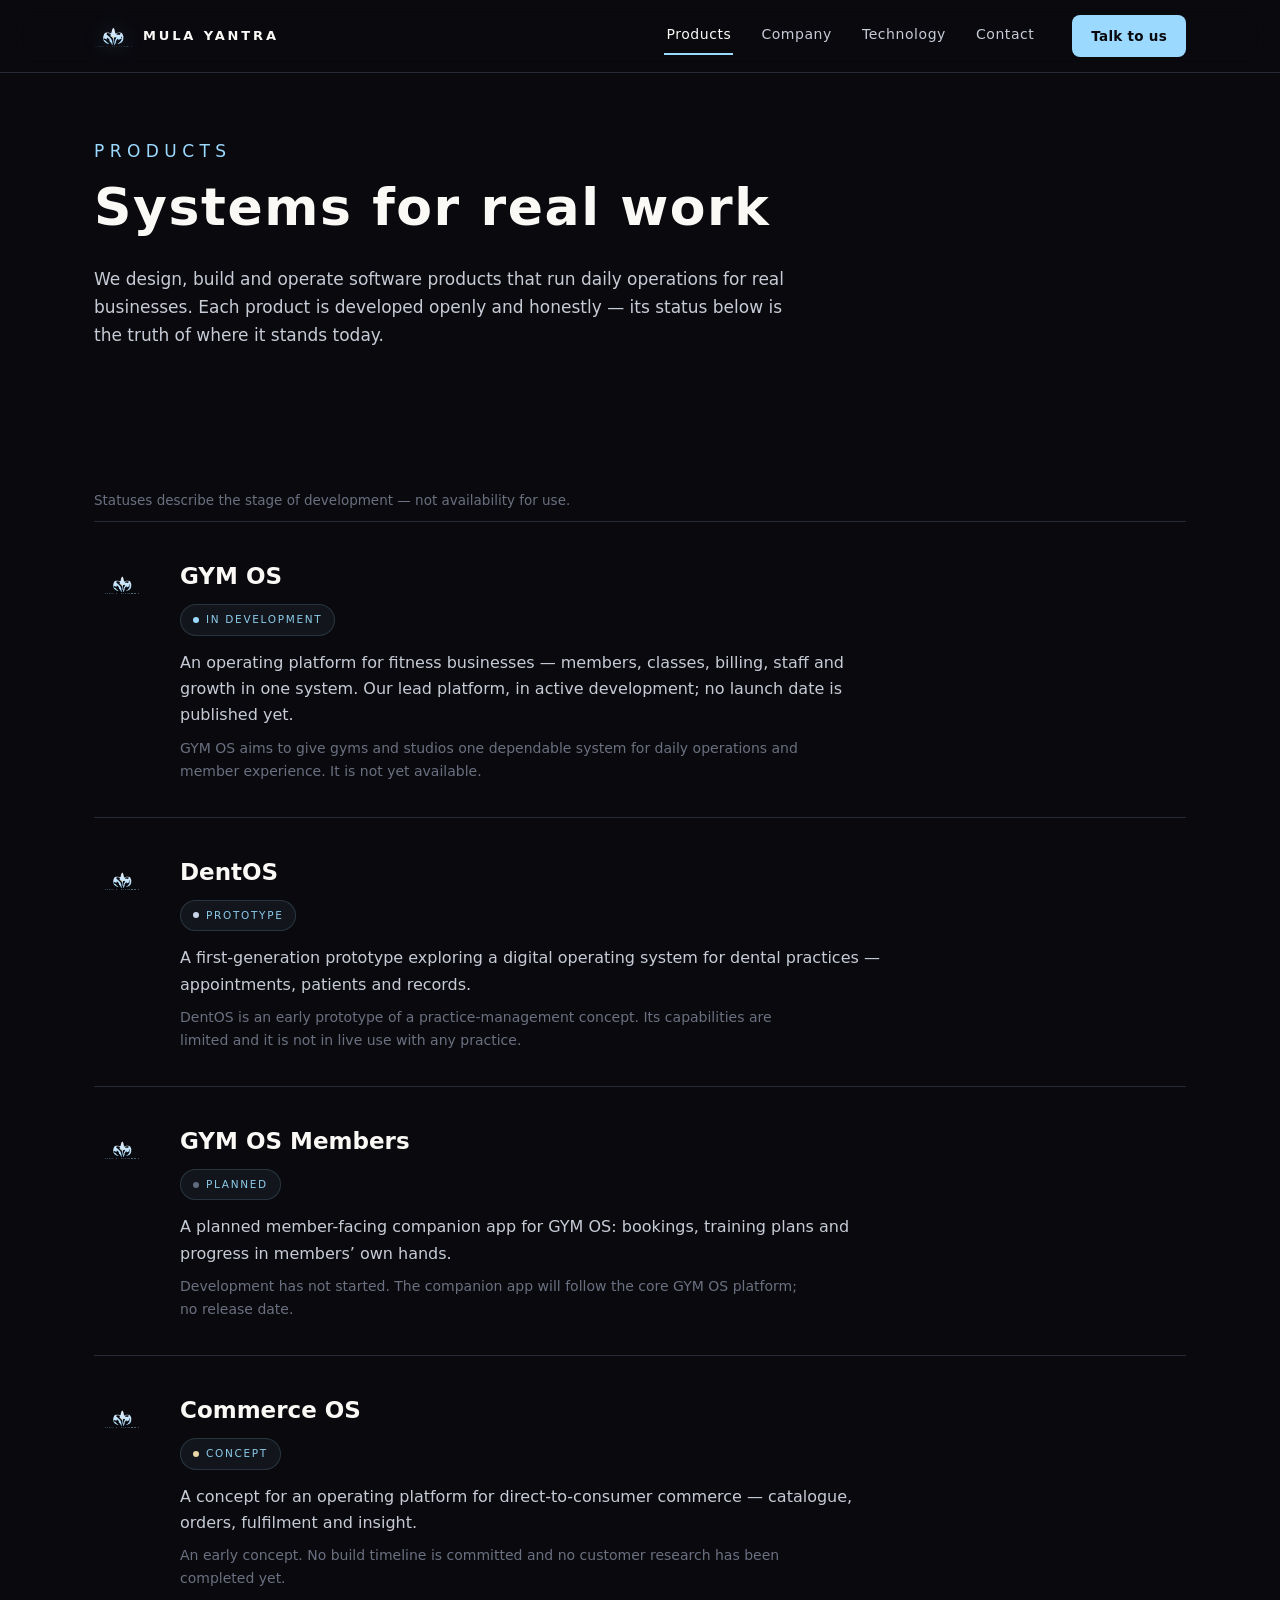
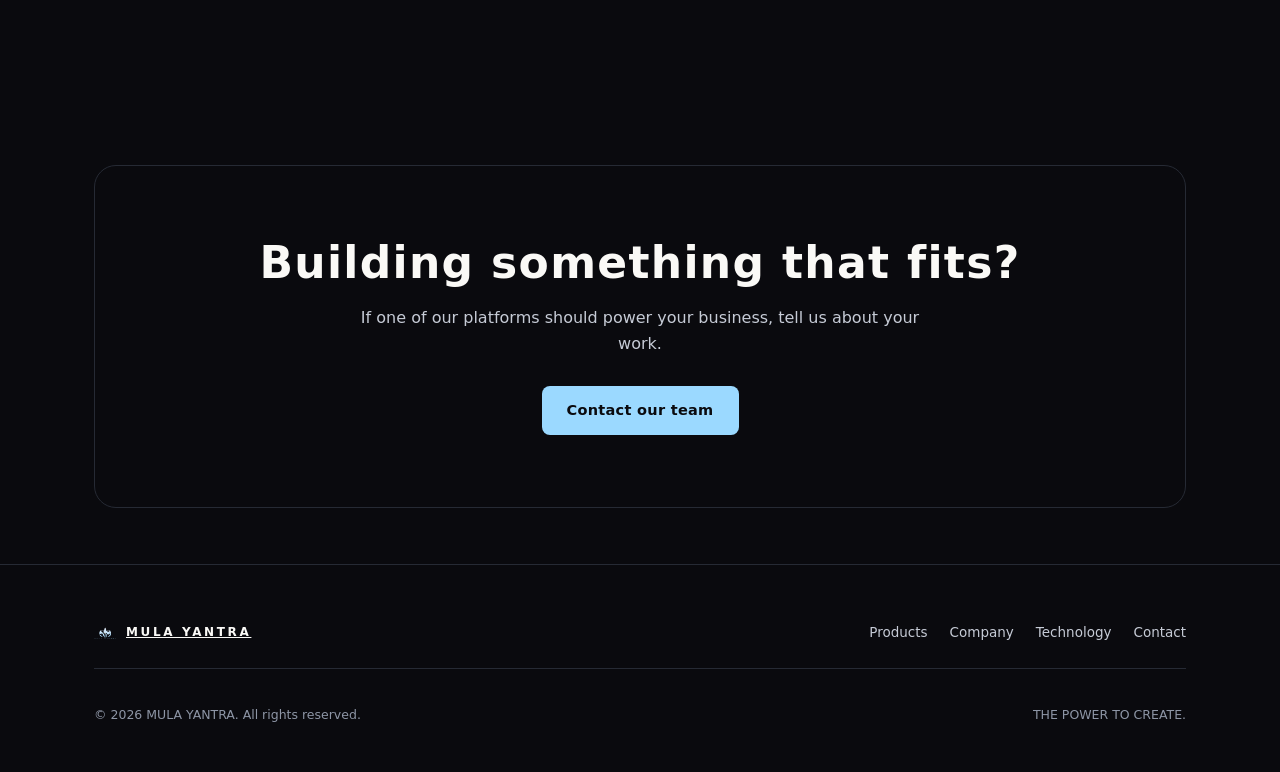
<file: products.html>
<!DOCTYPE html><html lang="en"><head><meta charset="utf-8"><meta name="viewport" content="width=device-width,initial-scale=1"><title>Products — MULA YANTRA</title><meta name="description" content="GYM OS, DentOS, GYM OS Members and Commerce OS — the software products built and operated by MULA YANTRA."><link rel="canonical" href="https://somilsharma2000.github.io/mula-yantra-site/products.html"><meta property="og:type" content="website"><meta property="og:title" content="Products — MULA YANTRA"><meta property="og:description" content="GYM OS, DentOS, GYM OS Members and Commerce OS — the software products built and operated by MULA YANTRA."><meta property="og:url" content="https://somilsharma2000.github.io/mula-yantra-site/products.html"><meta property="og:image" content="https://somilsharma2000.github.io/mula-yantra-site/hero-emblem.png"><meta name="twitter:card" content="summary"><meta property="og:site_name" content="MULA YANTRA"><link rel="icon" type="image/svg+xml" href="mark-small.svg"><link rel="preload" href="fonts/SpaceGrotesk.woff2" as="font" type="font/woff2" crossorigin><link rel="preload" href="fonts/Inter.woff2" as="font" type="font/woff2" crossorigin><link rel="stylesheet" href="styles.css"></head><body class=""><a class="skip" href="#main">Skip to content</a><header class="hd"><div class="wrap"><a class="brand" href="index.html"><svg viewBox="0 0 496 295" aria-hidden="true"><defs><linearGradient id="hmg" x1="0" y1="0" x2="0" y2="1"><stop offset="0" stop-color="#E8EEF8"/><stop offset="1" stop-color="#9BD9FF"/></linearGradient></defs><path d="M 251 37 L 251 40 L 243 48 L 237 59 L 233 80 L 230 81 L 229 97 L 219 107 L 187 99 L 166 99 L 155 102 L 146 100 L 142 103 L 142 108 L 131 116 L 131 124 L 123 143 L 120 159 L 120 181 L 127 205 L 144 226 L 168 241 L 194 247 L 194 242 L 170 226 L 153 205 L 146 204 L 138 196 L 131 196 L 126 184 L 131 177 L 135 176 L 171 188 L 171 183 L 166 179 L 168 174 L 178 166 L 200 190 L 205 214 L 216 224 L 226 238 L 236 262 L 242 262 L 242 238 L 239 220 L 232 198 L 223 180 L 199 152 L 172 132 L 162 121 L 169 113 L 170 106 L 175 104 L 208 110 L 210 117 L 217 119 L 216 126 L 221 130 L 216 140 L 209 140 L 209 145 L 218 146 L 223 152 L 235 156 L 241 162 L 241 170 L 247 172 L 251 233 L 256 233 L 260 171 L 263 170 L 263 164 L 274 160 L 282 162 L 286 156 L 293 163 L 276 196 L 268 219 L 264 242 L 264 261 L 270 263 L 274 251 L 287 229 L 284 217 L 308 180 L 313 183 L 319 194 L 325 194 L 344 183 L 357 178 L 361 179 L 359 191 L 350 209 L 328 232 L 311 242 L 311 247 L 335 242 L 362 226 L 375 208 L 380 196 L 381 185 L 384 184 L 382 176 L 384 149 L 375 123 L 369 116 L 369 109 L 363 108 L 357 100 L 351 102 L 340 99 L 312 100 L 281 110 L 277 106 L 275 89 L 269 72 L 270 62 L 261 50 L 261 45 L 256 42 L 256 37 Z M 347 113 L 343 122 L 334 132 L 324 128 L 296 126 L 291 121 L 297 119 L 296 111 L 318 105 L 337 105 Z M 379 286 L 379 293 L 408 293 L 408 285 Z M 425 285 L 425 294 L 452 294 L 452 290 L 446 285 Z M 355 150 L 362 157 L 365 167 L 364 172 L 355 172 L 353 155 Z M 163 294 L 178 294 L 175 285 L 167 285 Z M 290 294 L 305 294 L 301 285 L 294 285 Z M 479 294 L 493 294 L 490 285 L 483 285 Z M 331 285 L 331 294 L 345 294 L 339 286 Z M 268 285 L 260 285 L 254 294 L 265 294 Z M 237 285 L 240 294 L 251 294 L 245 285 Z M 7 285 L 7 294 L 19 294 L 13 285 Z M 42 285 L 36 285 L 30 294 L 42 294 Z M 84 285 L 83 294 L 92 294 L 92 285 Z M 353 285 L 353 294 L 361 294 L 361 285 Z M 112 285 L 112 294 L 120 294 L 120 285 Z M 62 285 L 62 294 L 70 294 L 70 285 Z " fill="url(#hmg)" fill-rule="evenodd"/><circle cx="247" cy="156" r="11" fill="#F2D399"/></svg><b>MULA&nbsp;YANTRA</b></a><button class="burger" aria-label="Menu" aria-expanded="false" aria-controls="sitenav"><svg width="22" height="14" viewBox="0 0 22 14" fill="none"><path d="M1 1h20M1 7h20M1 13h20" stroke="currentColor" stroke-width="2" stroke-linecap="round"/></svg></button><nav class="nav" id="sitenav" aria-label="Site"><a href="products.html" aria-current="page">Products</a><a href="company.html">Company</a><a href="technology.html">Technology</a><a href="contact.html">Contact</a></nav><a class="btn primary cta" href="contact.html" style="padding:9px 18px;font-size:13.5px">Talk to us</a></div></header><main id="main"><section class="lite"><div class="wrap"><p class="kicker">Products</p><h1>Systems for real work</h1><p>We design, build and operate software products that run daily operations for real businesses. Each product is developed openly and honestly — its status below is the truth of where it stands today.</p></div></section><section><div class="wrap"><p class="statusnote">Statuses describe the stage of development — not availability for use.</p><div class="prod reveal" id="gymos"><span class="glyph"><svg viewBox="0 0 496 295" aria-hidden="true"><defs><linearGradient id="hmg" x1="0" y1="0" x2="0" y2="1"><stop offset="0" stop-color="#E8EEF8"/><stop offset="1" stop-color="#9BD9FF"/></linearGradient></defs><path d="M 251 37 L 251 40 L 243 48 L 237 59 L 233 80 L 230 81 L 229 97 L 219 107 L 187 99 L 166 99 L 155 102 L 146 100 L 142 103 L 142 108 L 131 116 L 131 124 L 123 143 L 120 159 L 120 181 L 127 205 L 144 226 L 168 241 L 194 247 L 194 242 L 170 226 L 153 205 L 146 204 L 138 196 L 131 196 L 126 184 L 131 177 L 135 176 L 171 188 L 171 183 L 166 179 L 168 174 L 178 166 L 200 190 L 205 214 L 216 224 L 226 238 L 236 262 L 242 262 L 242 238 L 239 220 L 232 198 L 223 180 L 199 152 L 172 132 L 162 121 L 169 113 L 170 106 L 175 104 L 208 110 L 210 117 L 217 119 L 216 126 L 221 130 L 216 140 L 209 140 L 209 145 L 218 146 L 223 152 L 235 156 L 241 162 L 241 170 L 247 172 L 251 233 L 256 233 L 260 171 L 263 170 L 263 164 L 274 160 L 282 162 L 286 156 L 293 163 L 276 196 L 268 219 L 264 242 L 264 261 L 270 263 L 274 251 L 287 229 L 284 217 L 308 180 L 313 183 L 319 194 L 325 194 L 344 183 L 357 178 L 361 179 L 359 191 L 350 209 L 328 232 L 311 242 L 311 247 L 335 242 L 362 226 L 375 208 L 380 196 L 381 185 L 384 184 L 382 176 L 384 149 L 375 123 L 369 116 L 369 109 L 363 108 L 357 100 L 351 102 L 340 99 L 312 100 L 281 110 L 277 106 L 275 89 L 269 72 L 270 62 L 261 50 L 261 45 L 256 42 L 256 37 Z M 347 113 L 343 122 L 334 132 L 324 128 L 296 126 L 291 121 L 297 119 L 296 111 L 318 105 L 337 105 Z M 379 286 L 379 293 L 408 293 L 408 285 Z M 425 285 L 425 294 L 452 294 L 452 290 L 446 285 Z M 355 150 L 362 157 L 365 167 L 364 172 L 355 172 L 353 155 Z M 163 294 L 178 294 L 175 285 L 167 285 Z M 290 294 L 305 294 L 301 285 L 294 285 Z M 479 294 L 493 294 L 490 285 L 483 285 Z M 331 285 L 331 294 L 345 294 L 339 286 Z M 268 285 L 260 285 L 254 294 L 265 294 Z M 237 285 L 240 294 L 251 294 L 245 285 Z M 7 285 L 7 294 L 19 294 L 13 285 Z M 42 285 L 36 285 L 30 294 L 42 294 Z M 84 285 L 83 294 L 92 294 L 92 285 Z M 353 285 L 353 294 L 361 294 L 361 285 Z M 112 285 L 112 294 L 120 294 L 120 285 Z M 62 285 L 62 294 L 70 294 L 70 285 Z " fill="url(#hmg)" fill-rule="evenodd"/><circle cx="247" cy="156" r="11" fill="#F2D399"/></svg></span><div><h3>GYM OS</h3><span class="badge dev">In development</span><p>An operating platform for fitness businesses — members, classes, billing, staff and growth in one system. Our lead platform, in active development; no launch date is published yet.</p><p class="aim">GYM OS aims to give gyms and studios one dependable system for daily operations and member experience. It is not yet available.</p></div></div><div class="prod reveal" id="dentos"><span class="glyph"><svg viewBox="0 0 496 295" aria-hidden="true"><defs><linearGradient id="hmg" x1="0" y1="0" x2="0" y2="1"><stop offset="0" stop-color="#E8EEF8"/><stop offset="1" stop-color="#9BD9FF"/></linearGradient></defs><path d="M 251 37 L 251 40 L 243 48 L 237 59 L 233 80 L 230 81 L 229 97 L 219 107 L 187 99 L 166 99 L 155 102 L 146 100 L 142 103 L 142 108 L 131 116 L 131 124 L 123 143 L 120 159 L 120 181 L 127 205 L 144 226 L 168 241 L 194 247 L 194 242 L 170 226 L 153 205 L 146 204 L 138 196 L 131 196 L 126 184 L 131 177 L 135 176 L 171 188 L 171 183 L 166 179 L 168 174 L 178 166 L 200 190 L 205 214 L 216 224 L 226 238 L 236 262 L 242 262 L 242 238 L 239 220 L 232 198 L 223 180 L 199 152 L 172 132 L 162 121 L 169 113 L 170 106 L 175 104 L 208 110 L 210 117 L 217 119 L 216 126 L 221 130 L 216 140 L 209 140 L 209 145 L 218 146 L 223 152 L 235 156 L 241 162 L 241 170 L 247 172 L 251 233 L 256 233 L 260 171 L 263 170 L 263 164 L 274 160 L 282 162 L 286 156 L 293 163 L 276 196 L 268 219 L 264 242 L 264 261 L 270 263 L 274 251 L 287 229 L 284 217 L 308 180 L 313 183 L 319 194 L 325 194 L 344 183 L 357 178 L 361 179 L 359 191 L 350 209 L 328 232 L 311 242 L 311 247 L 335 242 L 362 226 L 375 208 L 380 196 L 381 185 L 384 184 L 382 176 L 384 149 L 375 123 L 369 116 L 369 109 L 363 108 L 357 100 L 351 102 L 340 99 L 312 100 L 281 110 L 277 106 L 275 89 L 269 72 L 270 62 L 261 50 L 261 45 L 256 42 L 256 37 Z M 347 113 L 343 122 L 334 132 L 324 128 L 296 126 L 291 121 L 297 119 L 296 111 L 318 105 L 337 105 Z M 379 286 L 379 293 L 408 293 L 408 285 Z M 425 285 L 425 294 L 452 294 L 452 290 L 446 285 Z M 355 150 L 362 157 L 365 167 L 364 172 L 355 172 L 353 155 Z M 163 294 L 178 294 L 175 285 L 167 285 Z M 290 294 L 305 294 L 301 285 L 294 285 Z M 479 294 L 493 294 L 490 285 L 483 285 Z M 331 285 L 331 294 L 345 294 L 339 286 Z M 268 285 L 260 285 L 254 294 L 265 294 Z M 237 285 L 240 294 L 251 294 L 245 285 Z M 7 285 L 7 294 L 19 294 L 13 285 Z M 42 285 L 36 285 L 30 294 L 42 294 Z M 84 285 L 83 294 L 92 294 L 92 285 Z M 353 285 L 353 294 L 361 294 L 361 285 Z M 112 285 L 112 294 L 120 294 L 120 285 Z M 62 285 L 62 294 L 70 294 L 70 285 Z " fill="url(#hmg)" fill-rule="evenodd"/><circle cx="247" cy="156" r="11" fill="#F2D399"/></svg></span><div><h3>DentOS</h3><span class="badge proto">Prototype</span><p>A first-generation prototype exploring a digital operating system for dental practices — appointments, patients and records.</p><p class="aim">DentOS is an early prototype of a practice-management concept. Its capabilities are limited and it is not in live use with any practice.</p></div></div><div class="prod reveal" id="gymos-members"><span class="glyph"><svg viewBox="0 0 496 295" aria-hidden="true"><defs><linearGradient id="hmg" x1="0" y1="0" x2="0" y2="1"><stop offset="0" stop-color="#E8EEF8"/><stop offset="1" stop-color="#9BD9FF"/></linearGradient></defs><path d="M 251 37 L 251 40 L 243 48 L 237 59 L 233 80 L 230 81 L 229 97 L 219 107 L 187 99 L 166 99 L 155 102 L 146 100 L 142 103 L 142 108 L 131 116 L 131 124 L 123 143 L 120 159 L 120 181 L 127 205 L 144 226 L 168 241 L 194 247 L 194 242 L 170 226 L 153 205 L 146 204 L 138 196 L 131 196 L 126 184 L 131 177 L 135 176 L 171 188 L 171 183 L 166 179 L 168 174 L 178 166 L 200 190 L 205 214 L 216 224 L 226 238 L 236 262 L 242 262 L 242 238 L 239 220 L 232 198 L 223 180 L 199 152 L 172 132 L 162 121 L 169 113 L 170 106 L 175 104 L 208 110 L 210 117 L 217 119 L 216 126 L 221 130 L 216 140 L 209 140 L 209 145 L 218 146 L 223 152 L 235 156 L 241 162 L 241 170 L 247 172 L 251 233 L 256 233 L 260 171 L 263 170 L 263 164 L 274 160 L 282 162 L 286 156 L 293 163 L 276 196 L 268 219 L 264 242 L 264 261 L 270 263 L 274 251 L 287 229 L 284 217 L 308 180 L 313 183 L 319 194 L 325 194 L 344 183 L 357 178 L 361 179 L 359 191 L 350 209 L 328 232 L 311 242 L 311 247 L 335 242 L 362 226 L 375 208 L 380 196 L 381 185 L 384 184 L 382 176 L 384 149 L 375 123 L 369 116 L 369 109 L 363 108 L 357 100 L 351 102 L 340 99 L 312 100 L 281 110 L 277 106 L 275 89 L 269 72 L 270 62 L 261 50 L 261 45 L 256 42 L 256 37 Z M 347 113 L 343 122 L 334 132 L 324 128 L 296 126 L 291 121 L 297 119 L 296 111 L 318 105 L 337 105 Z M 379 286 L 379 293 L 408 293 L 408 285 Z M 425 285 L 425 294 L 452 294 L 452 290 L 446 285 Z M 355 150 L 362 157 L 365 167 L 364 172 L 355 172 L 353 155 Z M 163 294 L 178 294 L 175 285 L 167 285 Z M 290 294 L 305 294 L 301 285 L 294 285 Z M 479 294 L 493 294 L 490 285 L 483 285 Z M 331 285 L 331 294 L 345 294 L 339 286 Z M 268 285 L 260 285 L 254 294 L 265 294 Z M 237 285 L 240 294 L 251 294 L 245 285 Z M 7 285 L 7 294 L 19 294 L 13 285 Z M 42 285 L 36 285 L 30 294 L 42 294 Z M 84 285 L 83 294 L 92 294 L 92 285 Z M 353 285 L 353 294 L 361 294 L 361 285 Z M 112 285 L 112 294 L 120 294 L 120 285 Z M 62 285 L 62 294 L 70 294 L 70 285 Z " fill="url(#hmg)" fill-rule="evenodd"/><circle cx="247" cy="156" r="11" fill="#F2D399"/></svg></span><div><h3>GYM OS Members</h3><span class="badge plan">Planned</span><p>A planned member-facing companion app for GYM OS: bookings, training plans and progress in members’ own hands.</p><p class="aim">Development has not started. The companion app will follow the core GYM OS platform; no release date.</p></div></div><div class="prod reveal" id="commerce-os"><span class="glyph"><svg viewBox="0 0 496 295" aria-hidden="true"><defs><linearGradient id="hmg" x1="0" y1="0" x2="0" y2="1"><stop offset="0" stop-color="#E8EEF8"/><stop offset="1" stop-color="#9BD9FF"/></linearGradient></defs><path d="M 251 37 L 251 40 L 243 48 L 237 59 L 233 80 L 230 81 L 229 97 L 219 107 L 187 99 L 166 99 L 155 102 L 146 100 L 142 103 L 142 108 L 131 116 L 131 124 L 123 143 L 120 159 L 120 181 L 127 205 L 144 226 L 168 241 L 194 247 L 194 242 L 170 226 L 153 205 L 146 204 L 138 196 L 131 196 L 126 184 L 131 177 L 135 176 L 171 188 L 171 183 L 166 179 L 168 174 L 178 166 L 200 190 L 205 214 L 216 224 L 226 238 L 236 262 L 242 262 L 242 238 L 239 220 L 232 198 L 223 180 L 199 152 L 172 132 L 162 121 L 169 113 L 170 106 L 175 104 L 208 110 L 210 117 L 217 119 L 216 126 L 221 130 L 216 140 L 209 140 L 209 145 L 218 146 L 223 152 L 235 156 L 241 162 L 241 170 L 247 172 L 251 233 L 256 233 L 260 171 L 263 170 L 263 164 L 274 160 L 282 162 L 286 156 L 293 163 L 276 196 L 268 219 L 264 242 L 264 261 L 270 263 L 274 251 L 287 229 L 284 217 L 308 180 L 313 183 L 319 194 L 325 194 L 344 183 L 357 178 L 361 179 L 359 191 L 350 209 L 328 232 L 311 242 L 311 247 L 335 242 L 362 226 L 375 208 L 380 196 L 381 185 L 384 184 L 382 176 L 384 149 L 375 123 L 369 116 L 369 109 L 363 108 L 357 100 L 351 102 L 340 99 L 312 100 L 281 110 L 277 106 L 275 89 L 269 72 L 270 62 L 261 50 L 261 45 L 256 42 L 256 37 Z M 347 113 L 343 122 L 334 132 L 324 128 L 296 126 L 291 121 L 297 119 L 296 111 L 318 105 L 337 105 Z M 379 286 L 379 293 L 408 293 L 408 285 Z M 425 285 L 425 294 L 452 294 L 452 290 L 446 285 Z M 355 150 L 362 157 L 365 167 L 364 172 L 355 172 L 353 155 Z M 163 294 L 178 294 L 175 285 L 167 285 Z M 290 294 L 305 294 L 301 285 L 294 285 Z M 479 294 L 493 294 L 490 285 L 483 285 Z M 331 285 L 331 294 L 345 294 L 339 286 Z M 268 285 L 260 285 L 254 294 L 265 294 Z M 237 285 L 240 294 L 251 294 L 245 285 Z M 7 285 L 7 294 L 19 294 L 13 285 Z M 42 285 L 36 285 L 30 294 L 42 294 Z M 84 285 L 83 294 L 92 294 L 92 285 Z M 353 285 L 353 294 L 361 294 L 361 285 Z M 112 285 L 112 294 L 120 294 L 120 285 Z M 62 285 L 62 294 L 70 294 L 70 285 Z " fill="url(#hmg)" fill-rule="evenodd"/><circle cx="247" cy="156" r="11" fill="#F2D399"/></svg></span><div><h3>Commerce OS</h3><span class="badge concept">Concept</span><p>A concept for an operating platform for direct-to-consumer commerce — catalogue, orders, fulfilment and insight.</p><p class="aim">An early concept. No build timeline is committed and no customer research has been completed yet.</p></div></div></div></section><section class="tight"><div class="wrap"><div class="closing reveal"><h2>Building something that fits?</h2><p>If one of our platforms should power your business, tell us about your work.</p><a class="btn primary" href="contact.html">Contact our team</a></div></div></section></main><footer class="ft"><div class="wrap"><div class="top"><a class="fbrand" href="index.html"><svg viewBox="0 0 496 295" aria-hidden="true"><defs><linearGradient id="hmg" x1="0" y1="0" x2="0" y2="1"><stop offset="0" stop-color="#E8EEF8"/><stop offset="1" stop-color="#9BD9FF"/></linearGradient></defs><path d="M 251 37 L 251 40 L 243 48 L 237 59 L 233 80 L 230 81 L 229 97 L 219 107 L 187 99 L 166 99 L 155 102 L 146 100 L 142 103 L 142 108 L 131 116 L 131 124 L 123 143 L 120 159 L 120 181 L 127 205 L 144 226 L 168 241 L 194 247 L 194 242 L 170 226 L 153 205 L 146 204 L 138 196 L 131 196 L 126 184 L 131 177 L 135 176 L 171 188 L 171 183 L 166 179 L 168 174 L 178 166 L 200 190 L 205 214 L 216 224 L 226 238 L 236 262 L 242 262 L 242 238 L 239 220 L 232 198 L 223 180 L 199 152 L 172 132 L 162 121 L 169 113 L 170 106 L 175 104 L 208 110 L 210 117 L 217 119 L 216 126 L 221 130 L 216 140 L 209 140 L 209 145 L 218 146 L 223 152 L 235 156 L 241 162 L 241 170 L 247 172 L 251 233 L 256 233 L 260 171 L 263 170 L 263 164 L 274 160 L 282 162 L 286 156 L 293 163 L 276 196 L 268 219 L 264 242 L 264 261 L 270 263 L 274 251 L 287 229 L 284 217 L 308 180 L 313 183 L 319 194 L 325 194 L 344 183 L 357 178 L 361 179 L 359 191 L 350 209 L 328 232 L 311 242 L 311 247 L 335 242 L 362 226 L 375 208 L 380 196 L 381 185 L 384 184 L 382 176 L 384 149 L 375 123 L 369 116 L 369 109 L 363 108 L 357 100 L 351 102 L 340 99 L 312 100 L 281 110 L 277 106 L 275 89 L 269 72 L 270 62 L 261 50 L 261 45 L 256 42 L 256 37 Z M 347 113 L 343 122 L 334 132 L 324 128 L 296 126 L 291 121 L 297 119 L 296 111 L 318 105 L 337 105 Z M 379 286 L 379 293 L 408 293 L 408 285 Z M 425 285 L 425 294 L 452 294 L 452 290 L 446 285 Z M 355 150 L 362 157 L 365 167 L 364 172 L 355 172 L 353 155 Z M 163 294 L 178 294 L 175 285 L 167 285 Z M 290 294 L 305 294 L 301 285 L 294 285 Z M 479 294 L 493 294 L 490 285 L 483 285 Z M 331 285 L 331 294 L 345 294 L 339 286 Z M 268 285 L 260 285 L 254 294 L 265 294 Z M 237 285 L 240 294 L 251 294 L 245 285 Z M 7 285 L 7 294 L 19 294 L 13 285 Z M 42 285 L 36 285 L 30 294 L 42 294 Z M 84 285 L 83 294 L 92 294 L 92 285 Z M 353 285 L 353 294 L 361 294 L 361 285 Z M 112 285 L 112 294 L 120 294 L 120 285 Z M 62 285 L 62 294 L 70 294 L 70 285 Z " fill="url(#hmg)" fill-rule="evenodd"/><circle cx="247" cy="156" r="11" fill="#F2D399"/></svg><b>MULA&nbsp;YANTRA</b></a><nav aria-label="Footer"><a href="products.html">Products</a><a href="company.html">Company</a><a href="technology.html">Technology</a><a href="contact.html">Contact</a></nav></div><hr><div class="fine"><p>&copy; <span data-year>2026</span> MULA YANTRA. All rights reserved.</p><p>THE POWER TO CREATE.</p></div></div></footer><script src="app.js" defer></script></body></html>
</file>
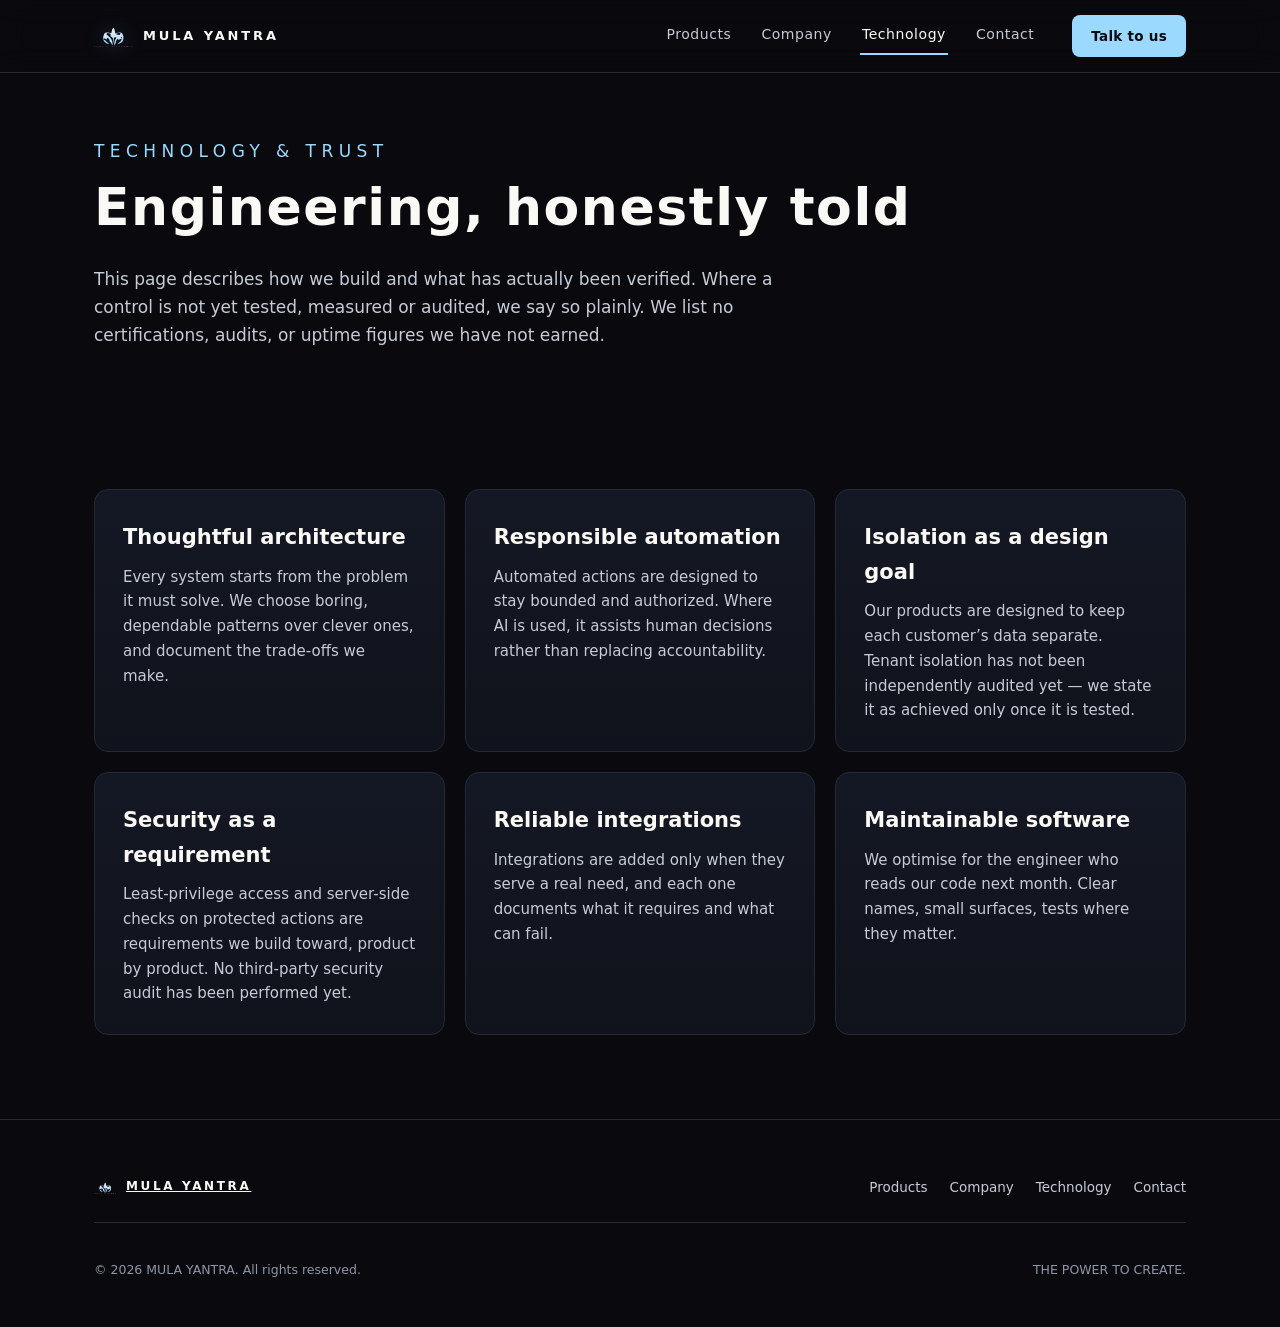
<file: technology.html>
<!DOCTYPE html><html lang="en"><head><meta charset="utf-8"><meta name="viewport" content="width=device-width,initial-scale=1"><title>Technology & Trust — MULA YANTRA</title><meta name="description" content="The engineering principles behind MULA YANTRA products — architecture, responsible automation, data isolation and security."><link rel="canonical" href="https://somilsharma2000.github.io/mula-yantra-site/technology.html"><meta property="og:type" content="website"><meta property="og:title" content="Technology & Trust — MULA YANTRA"><meta property="og:description" content="The engineering principles behind MULA YANTRA products — architecture, responsible automation, data isolation and security."><meta property="og:url" content="https://somilsharma2000.github.io/mula-yantra-site/technology.html"><meta property="og:image" content="https://somilsharma2000.github.io/mula-yantra-site/hero-emblem.png"><meta name="twitter:card" content="summary"><meta property="og:site_name" content="MULA YANTRA"><link rel="icon" type="image/svg+xml" href="mark-small.svg"><link rel="preload" href="fonts/SpaceGrotesk.woff2" as="font" type="font/woff2" crossorigin><link rel="preload" href="fonts/Inter.woff2" as="font" type="font/woff2" crossorigin><link rel="stylesheet" href="styles.css"></head><body class=""><a class="skip" href="#main">Skip to content</a><header class="hd"><div class="wrap"><a class="brand" href="index.html"><svg viewBox="0 0 496 295" aria-hidden="true"><defs><linearGradient id="hmg" x1="0" y1="0" x2="0" y2="1"><stop offset="0" stop-color="#E8EEF8"/><stop offset="1" stop-color="#9BD9FF"/></linearGradient></defs><path d="M 251 37 L 251 40 L 243 48 L 237 59 L 233 80 L 230 81 L 229 97 L 219 107 L 187 99 L 166 99 L 155 102 L 146 100 L 142 103 L 142 108 L 131 116 L 131 124 L 123 143 L 120 159 L 120 181 L 127 205 L 144 226 L 168 241 L 194 247 L 194 242 L 170 226 L 153 205 L 146 204 L 138 196 L 131 196 L 126 184 L 131 177 L 135 176 L 171 188 L 171 183 L 166 179 L 168 174 L 178 166 L 200 190 L 205 214 L 216 224 L 226 238 L 236 262 L 242 262 L 242 238 L 239 220 L 232 198 L 223 180 L 199 152 L 172 132 L 162 121 L 169 113 L 170 106 L 175 104 L 208 110 L 210 117 L 217 119 L 216 126 L 221 130 L 216 140 L 209 140 L 209 145 L 218 146 L 223 152 L 235 156 L 241 162 L 241 170 L 247 172 L 251 233 L 256 233 L 260 171 L 263 170 L 263 164 L 274 160 L 282 162 L 286 156 L 293 163 L 276 196 L 268 219 L 264 242 L 264 261 L 270 263 L 274 251 L 287 229 L 284 217 L 308 180 L 313 183 L 319 194 L 325 194 L 344 183 L 357 178 L 361 179 L 359 191 L 350 209 L 328 232 L 311 242 L 311 247 L 335 242 L 362 226 L 375 208 L 380 196 L 381 185 L 384 184 L 382 176 L 384 149 L 375 123 L 369 116 L 369 109 L 363 108 L 357 100 L 351 102 L 340 99 L 312 100 L 281 110 L 277 106 L 275 89 L 269 72 L 270 62 L 261 50 L 261 45 L 256 42 L 256 37 Z M 347 113 L 343 122 L 334 132 L 324 128 L 296 126 L 291 121 L 297 119 L 296 111 L 318 105 L 337 105 Z M 379 286 L 379 293 L 408 293 L 408 285 Z M 425 285 L 425 294 L 452 294 L 452 290 L 446 285 Z M 355 150 L 362 157 L 365 167 L 364 172 L 355 172 L 353 155 Z M 163 294 L 178 294 L 175 285 L 167 285 Z M 290 294 L 305 294 L 301 285 L 294 285 Z M 479 294 L 493 294 L 490 285 L 483 285 Z M 331 285 L 331 294 L 345 294 L 339 286 Z M 268 285 L 260 285 L 254 294 L 265 294 Z M 237 285 L 240 294 L 251 294 L 245 285 Z M 7 285 L 7 294 L 19 294 L 13 285 Z M 42 285 L 36 285 L 30 294 L 42 294 Z M 84 285 L 83 294 L 92 294 L 92 285 Z M 353 285 L 353 294 L 361 294 L 361 285 Z M 112 285 L 112 294 L 120 294 L 120 285 Z M 62 285 L 62 294 L 70 294 L 70 285 Z " fill="url(#hmg)" fill-rule="evenodd"/><circle cx="247" cy="156" r="11" fill="#F2D399"/></svg><b>MULA&nbsp;YANTRA</b></a><button class="burger" aria-label="Menu" aria-expanded="false" aria-controls="sitenav"><svg width="22" height="14" viewBox="0 0 22 14" fill="none"><path d="M1 1h20M1 7h20M1 13h20" stroke="currentColor" stroke-width="2" stroke-linecap="round"/></svg></button><nav class="nav" id="sitenav" aria-label="Site"><a href="products.html">Products</a><a href="company.html">Company</a><a href="technology.html" aria-current="page">Technology</a><a href="contact.html">Contact</a></nav><a class="btn primary cta" href="contact.html" style="padding:9px 18px;font-size:13.5px">Talk to us</a></div></header><main id="main"><section class="lite"><div class="wrap"><p class="kicker">Technology &amp; trust</p><h1>Engineering, honestly told</h1><p>This page describes how we build and what has actually been verified. Where a control is not yet tested, measured or audited, we say so plainly. We list no certifications, audits, or uptime figures we have not earned.</p></div></section><section><div class="wrap"><div class="grid3"><div class="reveal card"><h3>Thoughtful architecture</h3><p>Every system starts from the problem it must solve. We choose boring, dependable patterns over clever ones, and document the trade-offs we make.</p></div><div class="reveal card"><h3>Responsible automation</h3><p>Automated actions are designed to stay bounded and authorized. Where AI is used, it assists human decisions rather than replacing accountability.</p></div><div class="reveal card"><h3>Isolation as a design goal</h3><p>Our products are designed to keep each customer’s data separate. Tenant isolation has not been independently audited yet — we state it as achieved only once it is tested.</p></div><div class="reveal card"><h3>Security as a requirement</h3><p>Least-privilege access and server-side checks on protected actions are requirements we build toward, product by product. No third-party security audit has been performed yet.</p></div><div class="reveal card"><h3>Reliable integrations</h3><p>Integrations are added only when they serve a real need, and each one documents what it requires and what can fail.</p></div><div class="reveal card"><h3>Maintainable software</h3><p>We optimise for the engineer who reads our code next month. Clear names, small surfaces, tests where they matter.</p></div></div></div></section></main><footer class="ft"><div class="wrap"><div class="top"><a class="fbrand" href="index.html"><svg viewBox="0 0 496 295" aria-hidden="true"><defs><linearGradient id="hmg" x1="0" y1="0" x2="0" y2="1"><stop offset="0" stop-color="#E8EEF8"/><stop offset="1" stop-color="#9BD9FF"/></linearGradient></defs><path d="M 251 37 L 251 40 L 243 48 L 237 59 L 233 80 L 230 81 L 229 97 L 219 107 L 187 99 L 166 99 L 155 102 L 146 100 L 142 103 L 142 108 L 131 116 L 131 124 L 123 143 L 120 159 L 120 181 L 127 205 L 144 226 L 168 241 L 194 247 L 194 242 L 170 226 L 153 205 L 146 204 L 138 196 L 131 196 L 126 184 L 131 177 L 135 176 L 171 188 L 171 183 L 166 179 L 168 174 L 178 166 L 200 190 L 205 214 L 216 224 L 226 238 L 236 262 L 242 262 L 242 238 L 239 220 L 232 198 L 223 180 L 199 152 L 172 132 L 162 121 L 169 113 L 170 106 L 175 104 L 208 110 L 210 117 L 217 119 L 216 126 L 221 130 L 216 140 L 209 140 L 209 145 L 218 146 L 223 152 L 235 156 L 241 162 L 241 170 L 247 172 L 251 233 L 256 233 L 260 171 L 263 170 L 263 164 L 274 160 L 282 162 L 286 156 L 293 163 L 276 196 L 268 219 L 264 242 L 264 261 L 270 263 L 274 251 L 287 229 L 284 217 L 308 180 L 313 183 L 319 194 L 325 194 L 344 183 L 357 178 L 361 179 L 359 191 L 350 209 L 328 232 L 311 242 L 311 247 L 335 242 L 362 226 L 375 208 L 380 196 L 381 185 L 384 184 L 382 176 L 384 149 L 375 123 L 369 116 L 369 109 L 363 108 L 357 100 L 351 102 L 340 99 L 312 100 L 281 110 L 277 106 L 275 89 L 269 72 L 270 62 L 261 50 L 261 45 L 256 42 L 256 37 Z M 347 113 L 343 122 L 334 132 L 324 128 L 296 126 L 291 121 L 297 119 L 296 111 L 318 105 L 337 105 Z M 379 286 L 379 293 L 408 293 L 408 285 Z M 425 285 L 425 294 L 452 294 L 452 290 L 446 285 Z M 355 150 L 362 157 L 365 167 L 364 172 L 355 172 L 353 155 Z M 163 294 L 178 294 L 175 285 L 167 285 Z M 290 294 L 305 294 L 301 285 L 294 285 Z M 479 294 L 493 294 L 490 285 L 483 285 Z M 331 285 L 331 294 L 345 294 L 339 286 Z M 268 285 L 260 285 L 254 294 L 265 294 Z M 237 285 L 240 294 L 251 294 L 245 285 Z M 7 285 L 7 294 L 19 294 L 13 285 Z M 42 285 L 36 285 L 30 294 L 42 294 Z M 84 285 L 83 294 L 92 294 L 92 285 Z M 353 285 L 353 294 L 361 294 L 361 285 Z M 112 285 L 112 294 L 120 294 L 120 285 Z M 62 285 L 62 294 L 70 294 L 70 285 Z " fill="url(#hmg)" fill-rule="evenodd"/><circle cx="247" cy="156" r="11" fill="#F2D399"/></svg><b>MULA&nbsp;YANTRA</b></a><nav aria-label="Footer"><a href="products.html">Products</a><a href="company.html">Company</a><a href="technology.html">Technology</a><a href="contact.html">Contact</a></nav></div><hr><div class="fine"><p>&copy; <span data-year>2026</span> MULA YANTRA. All rights reserved.</p><p>THE POWER TO CREATE.</p></div></div></footer><script src="app.js" defer></script></body></html>
</file>
<file: styles.css>
:root{
--obsidian:#0A0A0E;--obsidian-2:#111319;--panel:#14161D;--line:#262A34;--line-2:#323847;
--ink:#FAF9F6;--ink-2:#C6CBD6;--ink-3:#8E96A6;
--bone:#FAF9F6;--bone-2:#F1EFE9;--dark-ink:#14161C;--dark-ink-2:#3B4150;
--silver:#C0C6D4;--ice-deep:#336B8C;--bright:#E2E6EF;--gold:#D4AF7F;--gold-hi:#F2D399;--ice:#9BD9FF;
--font-d:'Space Grotesk',Inter,system-ui,sans-serif;--font-b:Inter,system-ui,sans-serif;
--sp:8px;--r-sm:8px;--r-md:14px;--r-lg:22px;--max:1140px;
--dur:.35s;--ease:cubic-bezier(.22,.7,.3,1);
}
*{box-sizing:border-box}
html{scroll-behavior:smooth}
@media(prefers-reduced-motion:reduce){html{scroll-behavior:auto}*{animation:none!important;transition:none!important}}
body{margin:0;background:var(--obsidian);color:var(--ink);font-family:var(--font-b);font-size:16px;line-height:1.65}
img,svg{display:block;max-width:100%}
a{color:inherit}
.skip{position:absolute;left:-999px;top:8px;background:var(--ice);color:#0A0A0E;padding:10px 18px;border-radius:var(--r-sm);z-index:99;font-weight:600}
.skip:focus{left:8px}
.wrap{max-width:var(--max);margin:0 auto;padding:0 24px}
:focus-visible{outline:2px solid var(--ice);outline-offset:3px;border-radius:4px}

/* ---------- header ---------- */
.hd{position:sticky;top:0;z-index:40;background:rgba(10,10,14,.86);backdrop-filter:blur(14px);border-bottom:1px solid var(--line)}
.hd .wrap{display:flex;align-items:center;gap:28px;height:72px}
.brand{display:flex;align-items:center;gap:11px;text-decoration:none;color:var(--ink)}
.brand svg{width:38px;height:auto;filter:drop-shadow(0 2px 10px rgba(155,217,255,.25))}
.brand b{font-family:var(--font-d);font-weight:600;font-size:13px;letter-spacing:.22em}
.nav{display:flex;gap:26px;margin-left:auto}
.nav a{text-decoration:none;color:var(--ink-2);font-size:14px;letter-spacing:.04em;padding:6px 2px;border-bottom:2px solid transparent;transition:color var(--dur) var(--ease),border-color var(--dur) var(--ease)}
.nav a:hover,.nav a:focus-visible{color:var(--ink)}
.nav a[aria-current]{color:var(--ink);border-bottom-color:var(--ice)}
.hd .cta{margin-left:8px}
.burger{display:none;margin-left:auto;background:none;border:1px solid var(--line-2);border-radius:var(--r-sm);color:var(--ice);padding:10px 12px;cursor:pointer;width:44px;height:44px;align-items:center;justify-content:center}
@media(max-width:820px){
.nav,.hd .cta{display:none}
.burger{display:block}
.nav.open{display:flex;position:absolute;top:66px;left:0;right:0;background:var(--obsidian);flex-direction:column;gap:0;padding:8px 24px 18px;border-bottom:1px solid var(--line)}
.nav.open a{padding:13px 2px;border-bottom:1px solid var(--line)}
}
/* ---------- buttons ---------- */
.btn{display:inline-block;font-family:var(--font-b);font-size:14.5px;font-weight:600;letter-spacing:.02em;text-decoration:none;padding:12px 24px;border-radius:var(--r-sm);border:1px solid transparent;cursor:pointer;transition:transform var(--dur) var(--ease),background var(--dur) var(--ease),border-color var(--dur) var(--ease),box-shadow var(--dur) var(--ease)}
.btn:hover{transform:translateY(-1px)}
.btn.primary{background:var(--ice);color:#0A0A0E}
.btn.primary:hover{background:#B7E3FF;box-shadow:0 6px 24px -8px rgba(155,217,255,.5)}
.btn.ghost{color:var(--ink);border-color:var(--line-2);background:transparent}
.btn.ghost:hover{border-color:var(--silver);color:var(--bright)}
.btn.dark-ghost{color:var(--dark-ink);border-color:var(--dark-ink-2)}
/* ---------- hero ---------- */
.hero{position:relative;background:radial-gradient(1000px 640px at 50% -12%,#181C26 0%,var(--obsidian) 60%) var(--obsidian);color:var(--ink);overflow:hidden}
.hero::before{content:'';position:absolute;left:50%;top:0;bottom:0;width:1px;background:linear-gradient(180deg,rgba(155,217,255,0) 0%,rgba(155,217,255,.22) 30%,rgba(155,217,255,.05) 68%,rgba(155,217,255,0) 100%);pointer-events:none}
.hero .wrap{display:flex;flex-direction:column;align-items:center;text-align:center;justify-items:center;padding-top:44px;padding-bottom:64px;gap:6px}
.hero .emblem{position:relative;width:100%;max-width:480px;margin:0 auto;animation:emblem-in .95s cubic-bezier(.16,.8,.24,1) both,float 9.5s ease-in-out 1.4s infinite}
.hero .emblem::before{content:'';position:absolute;left:50%;top:53%;width:520px;height:520px;transform:translate(-50%,-50%);background:radial-gradient(circle,rgba(155,217,255,.14) 0%,rgba(155,217,255,0) 62%);pointer-events:none}
.hero .emblem img{width:100%;height:auto;object-fit:contain;display:block;filter:drop-shadow(0 28px 70px rgba(0,0,0,.6))}
.hero .emblem img{animation:emblem-glow .95s cubic-bezier(.16,.8,.24,1) both}
.hero .sheen{position:absolute;inset:0;pointer-events:none;opacity:0;
 -webkit-mask:url('hero-emblem.png') center/100% 100% no-repeat;
 mask:url('hero-emblem.png') center/100% 100% no-repeat;
 background:linear-gradient(112deg,transparent 30%,rgba(238,244,255,0) 40%,rgba(238,244,255,.30) 48%,rgba(155,217,255,.20) 53%,rgba(238,244,255,0) 62%,transparent 72%);
 transform:translateX(-130%);animation:sheen 7.5s ease-in-out 2.2s infinite}
@keyframes emblem-in{0%{opacity:0;transform:translateY(10px) scale(.94)}100%{opacity:1;transform:translateY(0) scale(1)}}
@keyframes emblem-glow{0%{filter:drop-shadow(0 28px 70px rgba(0,0,0,.6)) brightness(.72)}55%{filter:drop-shadow(0 28px 70px rgba(0,0,0,.6)) brightness(1.06)}100%{filter:drop-shadow(0 28px 70px rgba(0,0,0,.6)) brightness(1)}}
@keyframes float{0%,100%{transform:translateY(0)}50%{transform:translateY(6px)}}
@keyframes sheen{0%{opacity:0;transform:translateX(-130%)}8%{opacity:1}45%{transform:translateX(130%);opacity:1}53%{opacity:0;transform:translateX(130%)}100%{opacity:0;transform:translateX(130%)}}
@keyframes origin-breathe{0%,100%{opacity:.55;transform:translate(-50%,-50%) scale(1)}50%{opacity:1;transform:translate(-50%,-50%) scale(1.18)}}
@keyframes origin{0%{opacity:0;transform:scale(.2)}18%{opacity:1;transform:scale(1)}70%{opacity:.9}100%{opacity:0;transform:scale(.5) translateY(-10px)}}
.reveal{transition-delay:0s}
.hero .kicker.reveal{transition-delay:.4s}
.hero h1.reveal{transition-delay:.5s}
.hero .tagline.reveal{transition-delay:.62s}
.hero .lede.reveal{transition-delay:.74s}
.hero .acts.reveal{transition-delay:.86s}
.hero h1{font-family:var(--font-d);font-weight:600;font-size:clamp(28px,6vw,64px);line-height:1.04;letter-spacing:.045em;margin:18px 0 10px}
.hero .tagline{font-size:13px;letter-spacing:.34em;color:var(--silver);margin:0 0 20px;text-transform:uppercase}
.hero .lede{color:var(--ink-2);font-size:18px;max-width:56ch;margin:0 0 30px}
.hero .acts{display:flex;gap:14px;flex-wrap:wrap}
.hero .kicker{margin:0}
@media(max-width:900px){.hero .emblem{max-width:300px}.hero .lede{margin-left:auto;margin-right:auto}.hero .acts{justify-content:center}}
@media(max-width:380px){.hero .wrap{padding-top:28px;padding-bottom:40px}.hero .emblem{max-width:240px}.hero h1{margin:12px 0 8px}.hero .tagline{margin-bottom:14px}.hero .lede{margin-bottom:20px;font-size:16px}}
/* ---------- sections ---------- */
.kicker{font-family:var(--font-d);font-size:12px;letter-spacing:.32em;color:#7FC4E8;text-transform:uppercase;font-weight:500;margin:0 0 12px}
.kicker.ice{color:var(--ice)}
h2{font-family:var(--font-d);font-weight:600;font-size:clamp(28px,3.8vw,44px);line-height:1.12;letter-spacing:.01em;margin:0 0 18px}
section{padding:84px 0}
section.tight{padding:56px 0}
.shead{max-width:720px;margin-bottom:44px}
.grid3{display:grid;grid-template-columns:repeat(3,1fr);gap:20px}
.grid2{display:grid;grid-template-columns:repeat(2,1fr);gap:20px}
@media(max-width:960px){.grid3,.grid2{grid-template-columns:1fr 1fr}}
@media(max-width:640px){.grid3,.grid2{grid-template-columns:1fr}section{padding:56px 0}}
.card{background:linear-gradient(180deg,#141824 0%,#10131B 100%);border:1px solid #242A38;border-radius:var(--r-md);padding:28px;transition:transform var(--dur) var(--ease),border-color var(--dur) var(--ease),box-shadow var(--dur) var(--ease)}
.card:hover{transform:translateY(-3px);border-color:rgba(155,217,255,.30);box-shadow:0 18px 44px -18px rgba(0,0,0,.75)}
.pmotif{margin:0 0 18px;opacity:.9}
.card h3{font-family:var(--font-d);font-size:21px;font-weight:600;margin:2px 0 10px;color:var(--ink)}
.card p{margin:0;color:var(--ink-2);font-size:15px}
.card .more{display:inline-block;margin-top:16px;font-size:14px;font-weight:600;color:var(--ice);text-decoration:none;border-bottom:1px solid rgba(155,217,255,.4)}
.card .more:hover{border-bottom-color:var(--ice)}

.badge{display:inline-flex;align-items:center;gap:7px;font-family:var(--font-d);font-size:10.5px;letter-spacing:.16em;text-transform:uppercase;padding:6px 12px;border-radius:99px;margin-bottom:14px;font-weight:500;background:rgba(155,217,255,.06);border:1px solid rgba(155,217,255,.16);color:#8CCBEA}
.badge::before{content:'';width:6px;height:6px;border-radius:50%;flex:0 0 6px}
.badge.dev::before{background:var(--ice)}
.badge.proto::before{background:#C9D5E8}
.badge.plan::before{background:#5F6B7E}
.badge.concept::before{background:#E8D5A8}
/* dark band inside light page */
.band{background:var(--obsidian);color:var(--ink);border-radius:var(--r-lg);overflow:hidden;position:relative;border:1px solid var(--line)}
.band::after{content:'';position:absolute;inset:0;background:radial-gradient(560px 340px at 18% 0%,rgba(155,217,255,.10),transparent 70%);pointer-events:none}
.band .kicker{color:var(--ice)}
.band .card{background:var(--panel);border-color:var(--line);color:var(--ink)}
.band .card p{color:var(--ink-2)}
.band .card .more{color:var(--ink);border-bottom-color:var(--ice)}
/* timeline */
.steps{list-style:none;margin:0;padding:0;display:grid;grid-template-columns:repeat(5,1fr);gap:18px;counter-reset:step}
.steps li{counter-increment:step;position:relative;padding:26px 22px;background:var(--obsidian);border:1px solid var(--line);border-radius:var(--r-md);color:var(--ink)}
.steps li::before{content:counter(step,decimal-leading-zero);font-family:var(--font-d);font-size:13px;letter-spacing:.2em;color:var(--ice);display:block;margin-bottom:14px}
.steps li b{display:block;font-family:var(--font-d);font-size:17.5px;font-weight:600;margin-bottom:8px;letter-spacing:.02em}
.steps li span{color:var(--ink-2);font-size:14px;line-height:1.55}
.steps li::after{content:'';position:absolute;top:50%;right:-18px;width:18px;height:1px;background:var(--line-2)}
.steps li:last-child::after{display:none}
@media(max-width:960px){.steps{grid-template-columns:1fr}.steps li::after{display:none}}
/* closing */
.closing{position:relative;background:var(--obsidian);color:var(--ink);border-radius:var(--r-lg);padding:72px 48px;text-align:center;overflow:hidden;border:1px solid var(--line)}
.closing .mark{width:150px;margin:0 auto 26px}
.closing h2{letter-spacing:.03em}
.closing p{color:var(--ink-2);max-width:56ch;margin:0 auto 28px}
@media(max-width:640px){.closing{padding:52px 22px}}
/* forms */
.form{max-width:640px}
.form label{display:block;font-size:13.5px;font-weight:600;letter-spacing:.03em;margin:18px 0 7px}
.form input,.form textarea{width:100%;font-family:var(--font-b);font-size:15.5px;padding:13px 15px;border:1px solid #D8D4CB;border-radius:var(--r-sm);background:#fff;color:var(--dark-ink);transition:border-color var(--dur) var(--ease),box-shadow var(--dur) var(--ease)}
.form textarea{min-height:150px;resize:vertical}
.form input:focus,.form textarea:focus{outline:none;border-color:var(--gold);box-shadow:0 0 0 3px rgba(212,175,127,.18)}
.form .err{color:#B3261E;font-size:13px;margin-top:6px;display:none}
.form .ok,.form .warn{display:none;margin-top:18px;padding:14px 18px;border-radius:var(--r-sm);font-size:14.5px}
.form .ok{background:#E8F5EC;color:#1E5E2E;border:1px solid #BFE3CB}
.form .warn{background:#FFF6E0;color:#7A5A14;border:1px solid #EDDCA8}
/* footer */
.ft{background:var(--obsidian);color:var(--ink);padding:56px 0 34px;margin-top:0;border-top:1px solid var(--line)}
.ft .top{display:flex;justify-content:space-between;align-items:center;gap:20px;flex-wrap:wrap}
.ft .fbrand{display:flex;align-items:center;gap:10px;color:var(--ink)}
.ft .fbrand svg{width:22px}
.ft .fbrand b{font-family:var(--font-d);font-size:12px;letter-spacing:.22em;font-weight:600}
.ft nav{display:flex;gap:22px;flex-wrap:wrap}
.ft nav a{color:var(--ink-2);text-decoration:none;font-size:13.5px}
.ft nav a:hover{color:var(--ink)}
.ft hr{border:0;border-top:1px solid var(--line);margin:24px 0}
.ft .fine{color:var(--ink-3);font-size:12.5px;display:flex;justify-content:space-between;gap:12px;flex-wrap:wrap}
/* product rows */
.prod{display:grid;grid-template-columns:64px 1fr;gap:22px;padding:34px 0;border-top:1px solid var(--line);scroll-margin-top:96px}
.prod .glyph{width:56px;height:56px;border-radius:14px;background:var(--obsidian);display:flex;align-items:center;justify-content:center}
.prod .glyph svg{width:34px;color:var(--silver)}
.prod h3{font-family:var(--font-d);font-size:23px;font-weight:600;margin:2px 0 8px}
.prod .status{display:inline-block;font-size:11.5px;font-weight:600;letter-spacing:.16em;text-transform:uppercase;padding:4px 10px;border-radius:99px;margin-bottom:12px}
.prod p{color:var(--ink-2);margin:0 0 8px;max-width:70ch}
.prod .aim{color:#6A7080;font-size:14px;margin:0}
@media(max-width:640px){.prod{grid-template-columns:1fr;gap:14px}}
.statusnote{font-size:13.5px;color:#6A7080;max-width:70ch;margin:0 0 10px}
/* page hero-lite */
.lite{background:var(--obsidian);color:var(--ink);padding:64px 0 56px}
.lite h1{font-family:var(--font-d);font-weight:600;font-size:clamp(32px,4.4vw,52px);letter-spacing:.03em;margin:0 0 14px}
.lite p{color:var(--ink-2);max-width:64ch;margin:0;font-size:17px}
.lite .kicker{color:var(--ice)}
/* reveal */
.reveal{opacity:0;transform:translateY(22px);transition:opacity .7s var(--ease),transform .7s var(--ease)}
.reveal.in{opacity:1;transform:none}
@media(prefers-reduced-motion:reduce){.reveal{opacity:1;transform:none}
.hero .emblem,.hero .emblem img{animation:none;opacity:1;transform:none;filter:drop-shadow(0 28px 70px rgba(0,0,0,.6))}
.hero .sheen,.hero .origin{display:none}}
</file>
